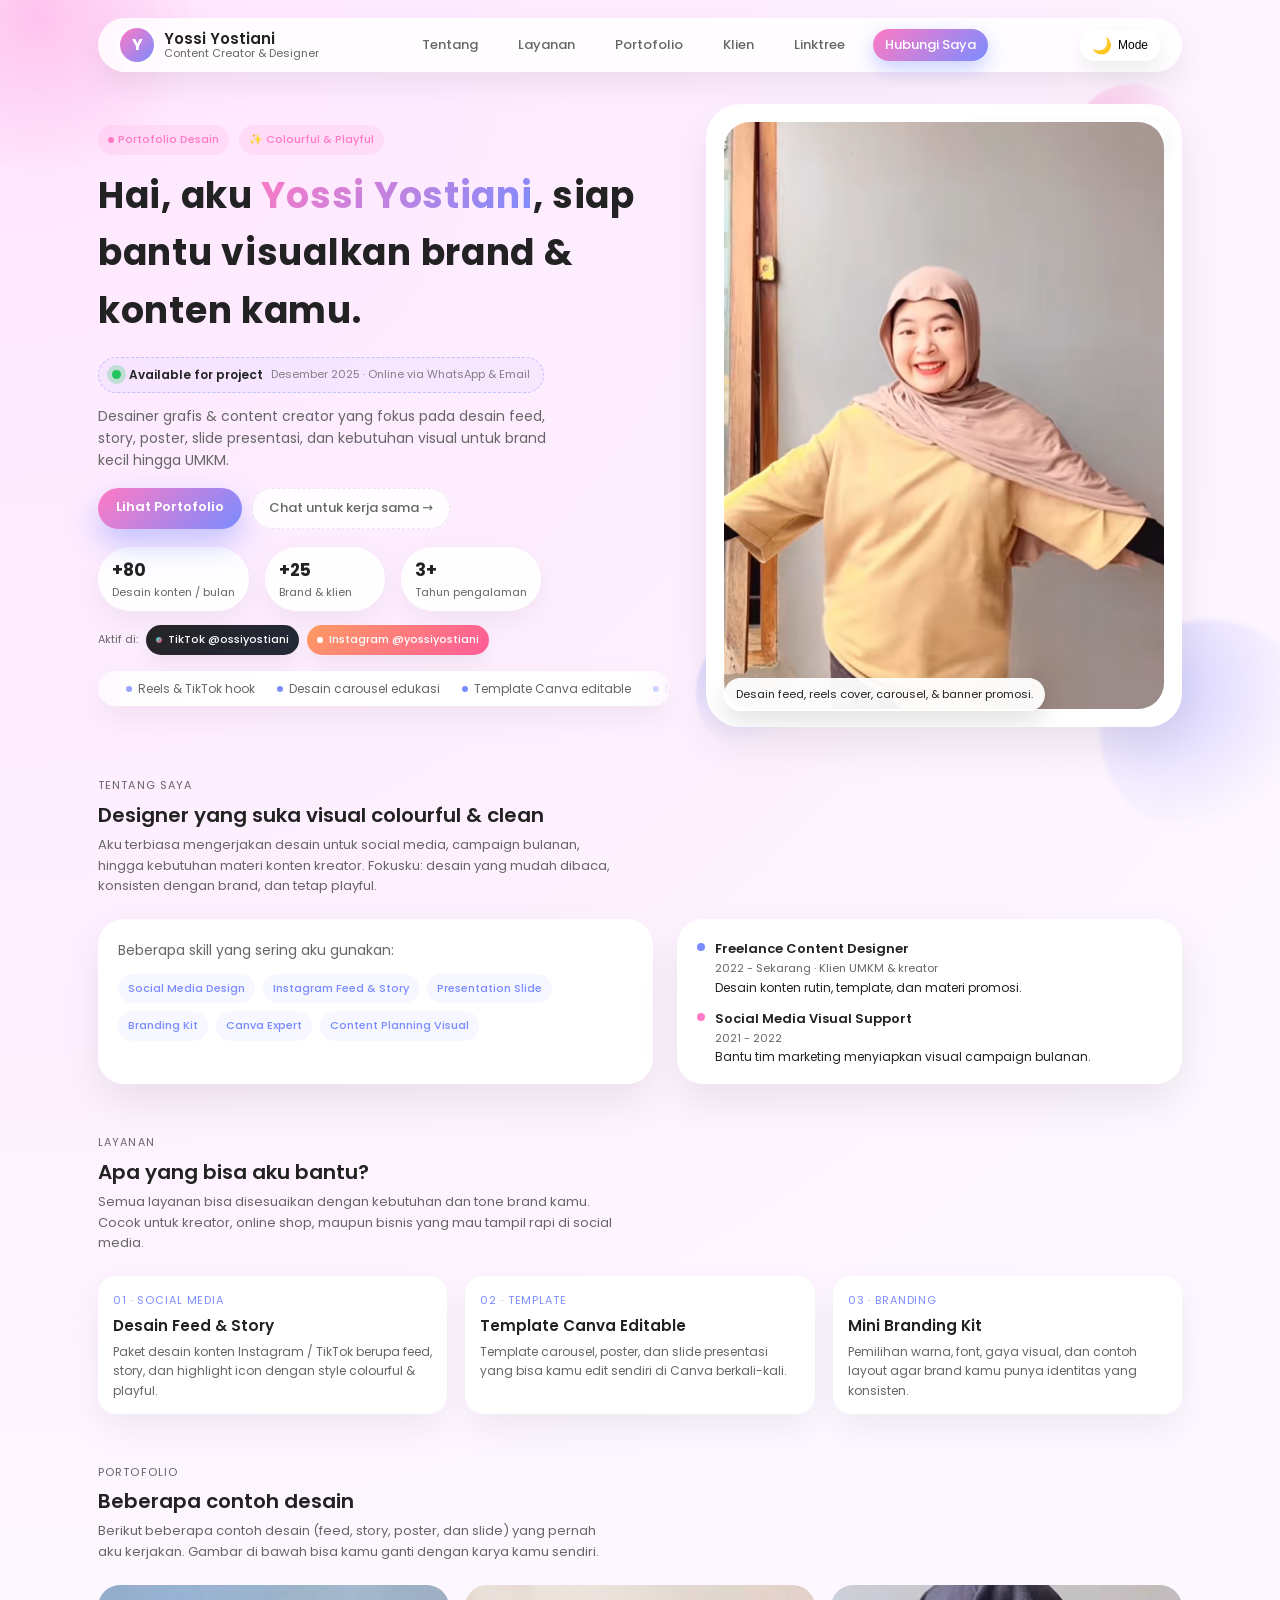
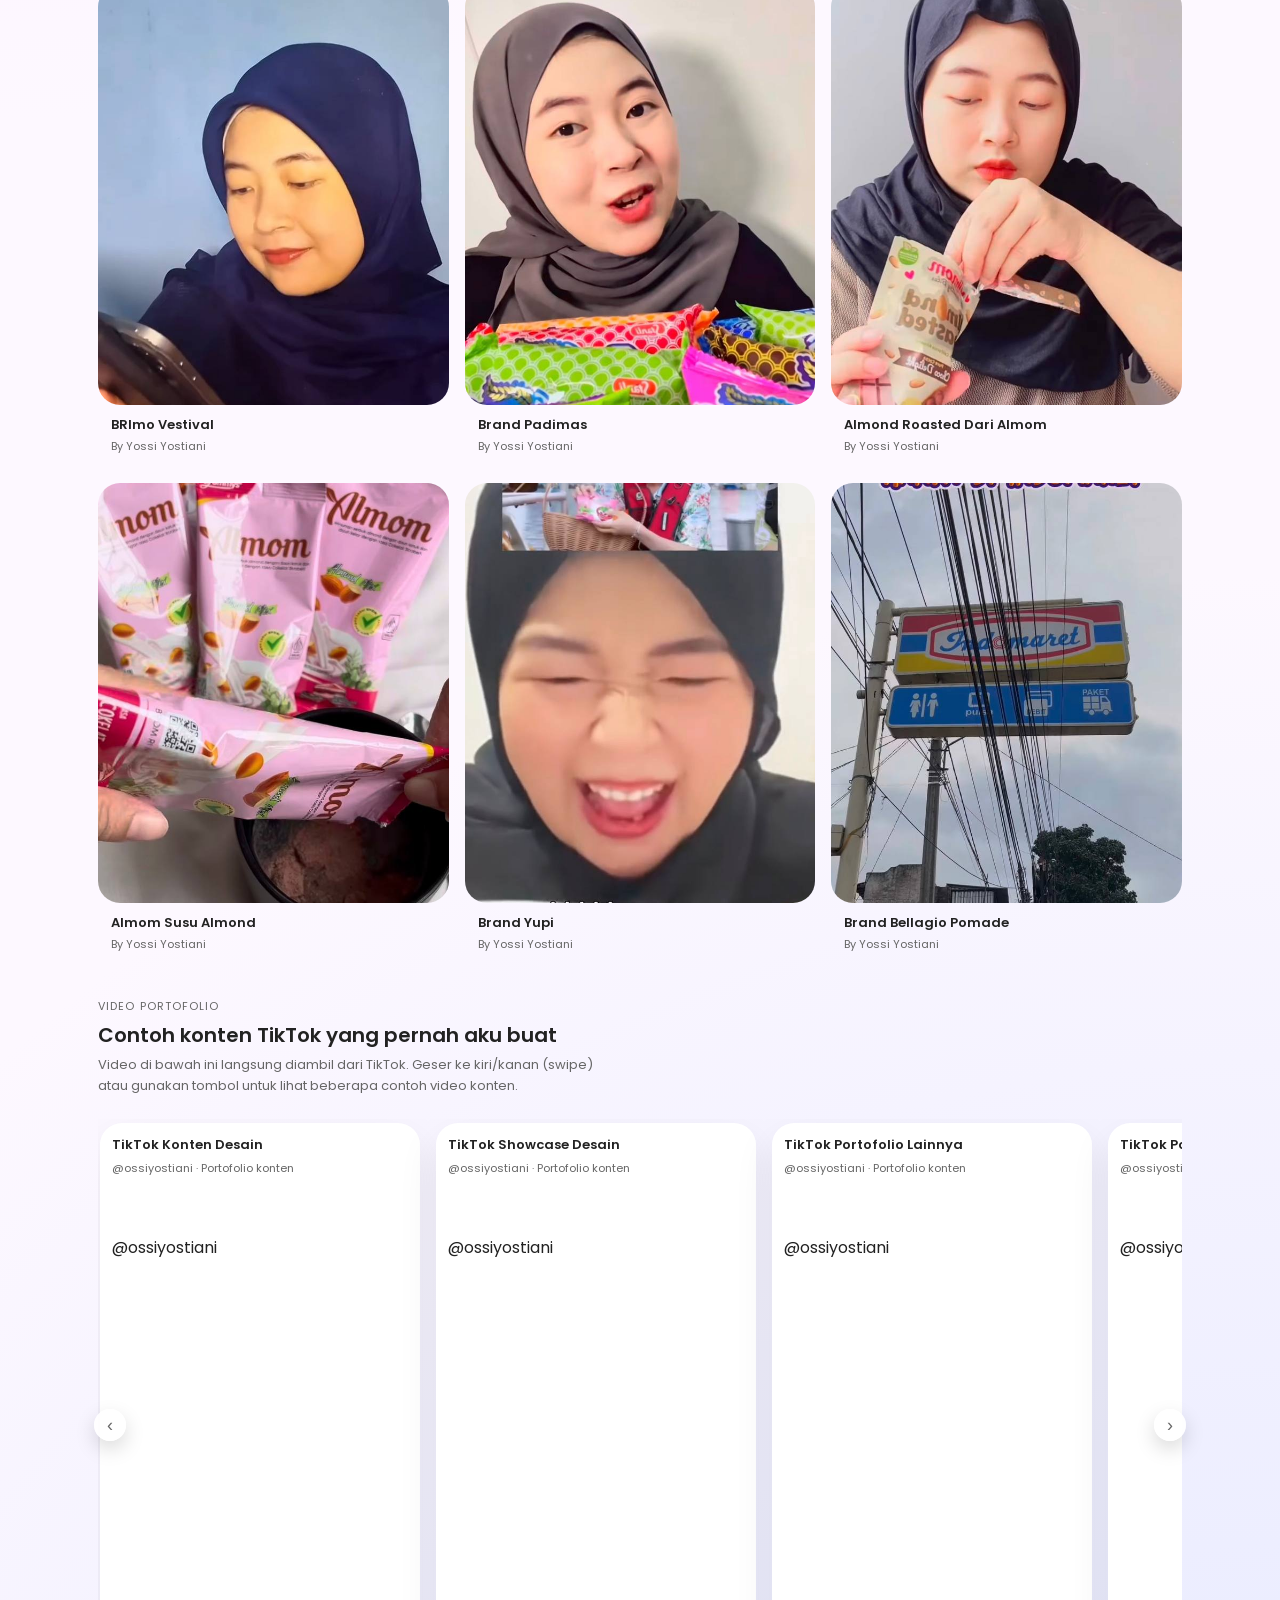
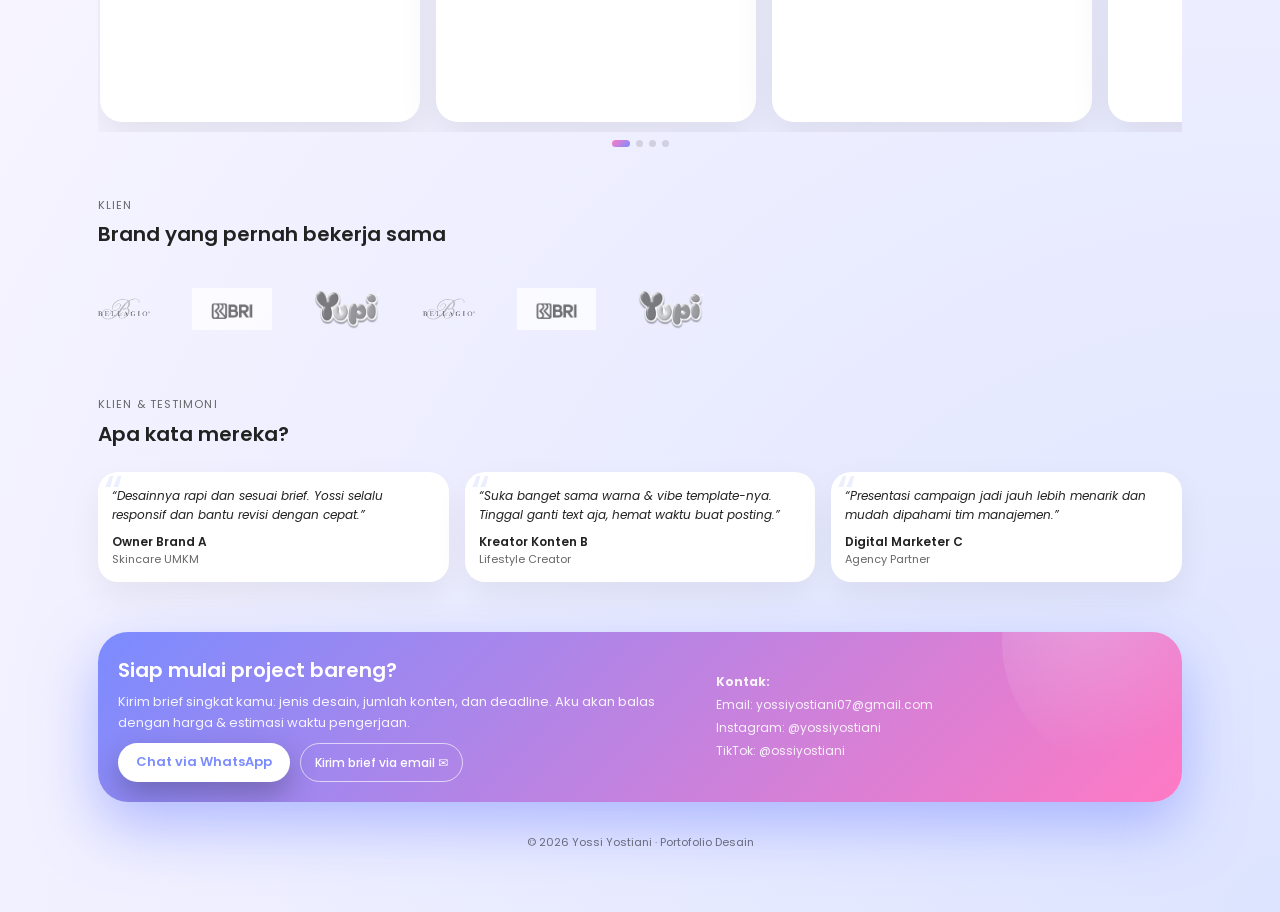
<file: index.html>
<!DOCTYPE html>
<html lang="id">
<head>
  <meta charset="UTF-8" />
  <title>Portofolio Desain - Yossi Yostiani</title>
  <meta name="viewport" content="width=device-width, initial-scale=1" />
  <meta name="description" content="Portofolio desain grafis & konten oleh Yossi Yostiani." />

  <!-- Google Font -->
  <link rel="preconnect" href="https://fonts.googleapis.com">
  <link rel="preconnect" href="https://fonts.gstatic.com" crossorigin>
  <link href="https://fonts.googleapis.com/css2?family=Poppins:wght@300;400;500;600;700&display=swap" rel="stylesheet">

  <style>
    :root {
      --bg: #fdf8ff;
      --bg-soft: #ffffff;
      --accent1: #ff7ac4;  /* pink cerah */
      --accent2: #7b8cff;  /* ungu-biru cerah */
      --accent3: #ffcf56;  /* kuning soft */
      --text: #222222;
      --muted: #666666;
      --radius-lg: 26px;
      --radius-md: 18px;
      --shadow-soft: 0 18px 40px rgba(0,0,0,0.08);
      --transition: all 0.25s ease;
    }

    /* DARK MODE THEME */
    :root[data-theme="dark"] {
      --bg: #070312;
      --bg-soft: #141020;
      --text: #fdf8ff;
      --muted: #b6a9d4;
      --shadow-soft: 0 18px 40px rgba(0,0,0,0.8);
      --accent1: #ff9ad6;
      --accent2: #9ba6ff;
      --accent3: #ffd978;
    }

    * {
      box-sizing: border-box;
      margin: 0;
      padding: 0;
    }

    body {
      font-family: "Poppins", system-ui, -apple-system, BlinkMacSystemFont, sans-serif;
      background: radial-gradient(circle at top left, #ffe6ff 0, transparent 40%),
                  radial-gradient(circle at bottom right, #dde4ff 0, transparent 45%),
                  var(--bg);
      color: var(--text);
      line-height: 1.6;
      overflow-x: hidden;
    }

    /* BODY BACKGROUND OVERRIDE FOR DARK MODE */
    :root[data-theme="dark"] body {
      background: radial-gradient(circle at top left, #2a1537 0, transparent 40%),
                  radial-gradient(circle at bottom right, #151930 0, transparent 45%),
                  var(--bg);
    }

    img {
      max-width: 100%;
      display: block;
    }

    a {
      text-decoration: none;
      color: inherit;
    }

    .page {
      max-width: 1120px;
      margin: 0 auto;
      padding: 18px 18px 60px;
      position: relative;
      z-index: 1;
    }

    .logo-strip {
      overflow: hidden;
      width: 100%;
      padding: 16px 0;
      position: relative;
    }

    .logo-track {
      display: flex;
      gap: 42px;
      align-items: center;
      animation: scrollLogos 28s linear infinite;
    }

    .logo-track img {
      height: 42px;
      opacity: 0.75;
      transition: opacity 0.25s ease, transform 0.25s ease;
      filter: grayscale(100%);
    }

    .logo-track img:hover {
      opacity: 1;
      transform: scale(1.05);
      filter: grayscale(0%);
    }

    @keyframes scrollLogos {
      0% { transform: translateX(0); }
      100% { transform: translateX(-50%); }
    }

    /* mobile tweak */
    @media (max-width: 600px) {
      .logo-track img {
        height: 32px;
        gap: 28px;
      }
    }
    .logo-strip:hover .logo-track {
      animation-play-state: paused;
    }

    @media (prefers-reduced-motion: reduce) {
      .logo-track {
        animation: none;
        justify-content: center;
        flex-wrap: wrap;
      }
    }

    /* ============= ANIMATIONS ============= */

    @keyframes slideInNav {
      from { opacity: 0; transform: translateY(-18px); }
      to { opacity: 1; transform: translateY(0); }
    }

    @keyframes floatSoft {
      0% { transform: translateY(0px); }
      50% { transform: translateY(-8px); }
      100% { transform: translateY(0px); }
    }

    @keyframes pulseGlow {
      0% { box-shadow: 0 0 0 0 rgba(255, 122, 196, 0.45); }
      70% { box-shadow: 0 0 0 12px rgba(255, 122, 196, 0); }
      100% { box-shadow: 0 0 0 0 rgba(255, 122, 196, 0); }
    }

    @keyframes shimmer {
      0% { transform: translateX(-120%); }
      100% { transform: translateX(120%); }
    }

    /* Shimmer di tombol WhatsApp */
    .btn-contact-primary::before {
      content: "";
      position: absolute;
      top: 0;
      left: -40%;
      width: 40%;
      height: 100%;
      background: linear-gradient(
        120deg,
        rgba(123,140,255,0.35),
        rgba(255,255,255,0.1),
        rgba(255,122,196,0.25)
      );
      transform: translateX(-120%) skewX(-20deg);
      animation: btnShimmer 2.2s ease-in-out infinite;
      pointer-events: none;
    }

    @keyframes btnShimmer {
      0% {
        transform: translateX(-120%) skewX(-20deg);
        opacity: 0;
      }
      40% {
        opacity: 0.9;
      }
      100% {
        transform: translateX(140%) skewX(-20deg);
        opacity: 0;
      }
    }

    /* Scroll reveal */
    .reveal {
      opacity: 0;
      transform: translateY(24px);
      transition: opacity 0.7s ease, transform 0.7s ease;
    }

    .reveal.visible {
      opacity: 1;
      transform: translateY(0);
    }

    /* === FLOATING BACKGROUND BUBBLES === */
    .float-circle {
      position: fixed;
      border-radius: 999px;
      pointer-events: none;
      mix-blend-mode: multiply;
      opacity: 0.65;
      filter: blur(2px);
      z-index: 0;
      animation: orbitSoft 24s linear infinite;
    }

    .float-circle-1 {
      width: 260px;
      height: 260px;
      background: radial-gradient(circle at 30% 30%, rgba(255,122,196,0.45), transparent 65%);
      top: -60px;
      left: -40px;
    }

    .float-circle-2 {
      width: 220px;
      height: 220px;
      background: radial-gradient(circle at 30% 30%, rgba(123,140,255,0.45), transparent 65%);
      bottom: 60px;
      right: -40px;
      animation-duration: 30s;
      animation-delay: -4s;
    }

    .float-circle-3 {
      width: 180px;
      height: 180px;
      background: radial-gradient(circle at 30% 30%, rgba(255,207,86,0.45), transparent 65%);
      top: 45%;
      left: 65%;
      animation-duration: 28s;
      animation-delay: -8s;
    }

    @keyframes orbitSoft {
      0% {
        transform: translate3d(0, 0, 0) rotate(0deg);
      }
      50% {
        transform: translate3d(24px, 18px, 0) rotate(6deg);
      }
      100% {
        transform: translate3d(0, 0, 0) rotate(0deg);
      }
    }

    /* === SCROLL PROGRESS BAR === */
    .scroll-progress {
      position: fixed;
      top: 0;
      left: 0;
      right: 0;
      height: 4px;
      z-index: 90;
      pointer-events: none;
    }

    .scroll-progress-bar {
      height: 100%;
      width: 0%;
      background: linear-gradient(90deg, var(--accent1), var(--accent2), var(--accent3));
      box-shadow: 0 0 12px rgba(123,140,255,0.6);
      border-radius: 0 0 999px 999px;
      transition: width 0.12s ease-out;
    }

    /* ============= NAVBAR ============= */

    .navbar {
      position: sticky;
      top: 8px;
      z-index: 50;
      margin-bottom: 18px;
      pointer-events: none;
    }

    .navbar-inner {
      pointer-events: auto;
      backdrop-filter: blur(16px);
      background: rgba(255,255,255,0.85);
      border-radius: 999px;
      box-shadow: 0 12px 30px rgba(0,0,0,0.07);
      padding: 10px 22px;
      display: flex;
      align-items: center;
      justify-content: space-between;
      gap: 16px;
      animation: slideInNav 0.7s ease forwards;
    }

    :root[data-theme="dark"] .navbar-inner {
      background: rgba(10, 7, 22, 0.9);
      box-shadow: 0 18px 40px rgba(0,0,0,0.75);
    }

    .brand {
      display: flex;
      align-items: center;
      gap: 10px;
    }

    .brand-avatar {
      width: 34px;
      height: 34px;
      border-radius: 999px;
      background: linear-gradient(135deg, var(--accent1), var(--accent2));
      display: flex;
      align-items: center;
      justify-content: center;
      color: #fff;
      font-weight: 700;
      font-size: 16px;
      box-shadow: 0 0 0 3px rgba(255,255,255,0.7);
      position: relative;
      overflow: hidden;
    }

    .brand-avatar::after {
      content: "";
      position: absolute;
      inset: 0;
      background: linear-gradient(120deg, rgba(255,255,255,0.7), transparent 60%);
      transform: translateX(-120%);
      animation: shimmer 2.4s ease-in-out infinite;
    }

    .brand-text {
      display: flex;
      flex-direction: column;
      line-height: 1.1;
    }

    .brand-name {
      font-weight: 600;
      font-size: 15px;
    }

    .brand-tagline {
      font-size: 11px;
      color: var(--muted);
    }

    .nav-links {
      display: flex;
      align-items: center;
      gap: 16px;
      font-size: 13px;
      font-weight: 500;
      flex-wrap: wrap;
    }

    .nav-links a {
      padding: 6px 12px;
      border-radius: 999px;
      color: var(--muted);
      transition: var(--transition);
      position: relative;
      overflow: hidden;
    }

    .nav-links a::before {
      content: "";
      position: absolute;
      inset: 0;
      background: linear-gradient(135deg, rgba(255, 122, 196, 0.12), rgba(123, 140, 255, 0.12));
      transform: translateY(100%);
      transition: transform 0.25s ease;
      z-index: -1;
    }

    .nav-links a:hover::before {
      transform: translateY(0);
    }

    .nav-links a:hover {
      color: var(--accent2);
    }

    .nav-cta {
      background: linear-gradient(135deg, var(--accent1), var(--accent2));
      color: #fff !important;
      padding: 7px 16px;
      border-radius: 999px;
      box-shadow: 0 8px 20px rgba(123, 140, 255, 0.4);
    }

    /* THEME TOGGLE BUTTON */
    .theme-toggle {
      border: none;
      outline: none;
      background: rgba(255, 255, 255, 0.7);
      border-radius: 999px;
      padding: 6px 12px;
      display: inline-flex;
      align-items: center;
      gap: 6px;
      font-size: 12px;
      font-weight: 500;
      cursor: pointer;
      box-shadow: 0 10px 25px rgba(0, 0, 0, 0.07);
      backdrop-filter: blur(10px);
      transition: background 0.25s ease, transform 0.15s ease, box-shadow 0.25s ease;
      white-space: nowrap;
    }

    .theme-toggle:hover {
      transform: translateY(-1px);
      box-shadow: 0 14px 32px rgba(0, 0, 0, 0.12);
    }

    .theme-toggle:active {
      transform: translateY(0);
      box-shadow: 0 6px 18px rgba(0, 0, 0, 0.09);
    }

    .theme-toggle-icon {
      font-size: 16px;
    }

    :root[data-theme="dark"] .theme-toggle {
      background: rgba(15, 10, 30, 0.9);
      color: #fdf8ff;
    }

    /* ============= HERO ============= */

    .hero {
      display: grid;
      grid-template-columns: minmax(0, 1.2fr) minmax(0, 1fr);
      gap: 36px;
      margin-top: 32px;
      align-items: center;
    }

    .hero-badge-row {
      display: flex;
      gap: 10px;
      flex-wrap: wrap;
      margin-bottom: 12px;
    }

    .hero-badge {
      font-size: 11px;
      padding: 6px 10px;
      border-radius: 999px;
      background: rgba(255, 122, 196, 0.12);
      color: var(--accent1);
      font-weight: 500;
      display: inline-flex;
      align-items: center;
      gap: 4px;
      animation: floatSoft 5s ease-in-out infinite;
    }

    .hero-badge:nth-child(2) {
      animation-delay: 1s;
    }

    .hero-badge span.dot {
      width: 6px;
      height: 6px;
      border-radius: 999px;
      background: var(--accent1);
    }

    .hero-title {
      font-size: clamp(28px, 4vw, 36px);
      font-weight: 700;
      letter-spacing: 0.02em;
      margin-bottom: 10px;
    }

    /* === AVAILABILITY PILL DI HERO === */
    .availability-pill {
      display: inline-flex;
      align-items: center;
      gap: 8px;
      padding: 7px 13px;
      border-radius: 999px;
      background: rgba(123,140,255,0.06);
      border: 1px dashed rgba(123,140,255,0.4);
      font-size: 12px;
      color: var(--muted);
      margin-top: 8px;
      margin-bottom: 12px;
      backdrop-filter: blur(6px);
    }

    .availability-pill .dot-online {
      width: 9px;
      height: 9px;
      border-radius: 999px;
      background: #22c55e; /* hijau online */
      box-shadow: 0 0 0 5px rgba(34,197,94,0.25);
    }

    .availability-pill span.label-strong {
      font-weight: 600;
      color: var(--text);
    }

    .availability-pill small {
      font-size: 11px;
      opacity: 0.8;
    }

    .hero-highlight {
      background: linear-gradient(135deg, var(--accent1), var(--accent2));
      -webkit-background-clip: text;
      background-clip: text;
      color: transparent;
    }

    .hero-subtitle {
      font-size: 14px;
      color: var(--muted);
      margin-bottom: 16px;
      max-width: 460px;
    }

    .hero-buttons {
      display: flex;
      flex-wrap: wrap;
      gap: 10px;
      margin-bottom: 18px;
    }

    .btn-primary {
      border-radius: 999px;
      padding: 9px 18px;
      font-size: 13px;
      font-weight: 600;
      border: none;
      cursor: pointer;
      background: linear-gradient(135deg, var(--accent1), var(--accent2));
      color: #fff;
      box-shadow: 0 14px 30px rgba(123, 140, 255, 0.45);
      transition: var(--transition);
      position: relative;
      overflow: hidden;
      animation: pulseGlow 3s ease-out infinite;
    }

    .btn-primary::after {
      content: "";
      position: absolute;
      inset: 0;
      background: radial-gradient(circle at top left, rgba(255,255,255,0.4), transparent 55%);
      opacity: 0;
      transition: opacity 0.25s ease;
    }

    .btn-primary:hover::after {
      opacity: 1;
    }

    .btn-primary:hover {
      transform: translateY(-1px) scale(1.01);
      box-shadow: 0 18px 40px rgba(123, 140, 255, 0.55);
    }

    .btn-ghost {
      border-radius: 999px;
      padding: 9px 16px;
      font-size: 13px;
      font-weight: 500;
      border: 1px dashed rgba(0,0,0,0.09);
      cursor: pointer;
      background: rgba(255,255,255,0.85);
      color: var(--muted);
      display: inline-flex;
      align-items: center;
      gap: 6px;
      transition: var(--transition);
      position: relative;
      overflow: hidden;
    }

    .btn-ghost::before {
      content: "";
      position: absolute;
      inset: 0;
      background: linear-gradient(135deg, rgba(123,140,255,0.15), transparent 60%);
      opacity: 0;
      transition: opacity 0.25s ease;
    }

    .btn-ghost:hover::before {
      opacity: 1;
    }

    .btn-ghost:hover {
      border-style: solid;
      border-color: rgba(123,140,255,0.4);
      color: var(--accent2);
      background: #ffffff;
      transform: translateY(-1px);
    }

    .hero-stats {
      display: flex;
      flex-wrap: wrap;
      gap: 16px;
      font-size: 12px;
      margin-top: 18px;
    }

    .hero-social {
      display: flex;
      flex-wrap: wrap;
      align-items: center;
      gap: 8px;
      margin-top: 14px;
      font-size: 11px;
    }

    .hero-social-label {
      color: var(--muted);
    }

    .social-pill {
      display: inline-flex;
      align-items: center;
      gap: 6px;
      padding: 6px 10px;
      border-radius: 999px;
      font-weight: 500;
      font-size: 11px;
      background: rgba(255,255,255,0.9);
      box-shadow: 0 10px 22px rgba(0,0,0,0.06);
      transition: transform 0.2s ease, box-shadow 0.2s ease, background 0.2s ease;
    }

    .social-pill .dot {
      width: 6px;
      height: 6px;
      border-radius: 999px;
    }

    .social-pill-tiktok {
      background: linear-gradient(135deg, rgba(0,0,0,0.85), rgba(17,24,39,0.92));
      color: #f9fafb;
    }

    .social-pill-tiktok .dot {
      background: linear-gradient(135deg, #25f4ee, #fe2c55);
    }

    .social-pill-ig {
      background: linear-gradient(135deg, #ff9a62, #ff5b99);
      color: #fff;
    }

    .social-pill-ig .dot {
      background: #fff;
    }

    .social-pill:hover {
      transform: translateY(-1px) scale(1.01);
      box-shadow: 0 14px 28px rgba(0,0,0,0.14);
    }

    .stat-pill {
      padding: 10px 14px;
      border-radius: 999px;
      background: rgba(255,255,255,0.9);
      box-shadow: 0 10px 30px rgba(0,0,0,0.06);
      display: flex;
      flex-direction: column;
      min-width: 120px;
      transition: transform 0.25s ease, box-shadow 0.25s ease;
    }

    :root[data-theme="dark"] .stat-pill,
    :root[data-theme="dark"] .social-pill {
      background: rgba(17, 13, 35, 0.9);
      box-shadow: 0 12px 32px rgba(0,0,0,0.7);
    }

    .stat-pill:hover {
      transform: translateY(-3px);
      box-shadow: 0 16px 32px rgba(0,0,0,0.12);
    }

    /* === SKILLS TICKER === */
    .skills-ticker {
      margin-top: 16px;
      background: rgba(255,255,255,0.95);
      border-radius: 999px;
      padding: 8px 0;
      overflow: hidden;
      box-shadow: 0 12px 30px rgba(0,0,0,0.06);
      position: relative;
    }

    :root[data-theme="dark"] .skills-ticker {
      background: rgba(14, 10, 30, 0.96);
      box-shadow: 0 16px 36px rgba(0,0,0,0.75);
    }

    .skills-ticker::before,
    .skills-ticker::after {
      content: "";
      position: absolute;
      top: 0;
      width: 40px;
      height: 100%;
      z-index: 1;
    }

    .skills-ticker::before {
      left: 0;
      background: linear-gradient(to right, var(--bg) 0, transparent 100%);
    }

    .skills-ticker::after {
      right: 0;
      background: linear-gradient(to left, var(--bg) 0, transparent 100%);
    }

    .skills-ticker-track {
      display: flex;
      gap: 22px;
      white-space: nowrap;
      animation: tickerMove 18s linear infinite;
      padding-inline: 28px;
    }

    .skills-ticker-item {
      font-size: 12px;
      color: var(--muted);
      display: inline-flex;
      align-items: center;
      gap: 6px;
    }

    .skills-dot {
      width: 6px;
      height: 6px;
      border-radius: 999px;
      background: var(--accent2);
    }

    @keyframes tickerMove {
      0% {
        transform: translateX(0);
      }
      100% {
        transform: translateX(-50%);
      }
    }

    .stat-number {
      font-weight: 700;
      font-size: 17px;
    }

    .stat-label {
      font-size: 11px;
      color: var(--muted);
    }

    .hero-right {
      position: relative;
    }

    .hero-card {
      background: var(--bg-soft);
      border-radius: 34px;
      padding: 18px;
      box-shadow: var(--shadow-soft);
      position: relative;
      overflow: hidden;
      animation: floatSoft 6s ease-in-out infinite;
    }

    .hero-right::before,
    .hero-right::after {
      content: "";
      position: absolute;
      border-radius: 999px;
      background: radial-gradient(circle at 30% 30%, rgba(255, 122, 196, 0.35), transparent 60%);
      filter: blur(1px);
      z-index: -1;
      animation: floatSoft 7s ease-in-out infinite;
    }

    .hero-right::before {
      width: 120px;
      height: 120px;
      top: -20px;
      right: -10px;
    }

    .hero-right::after {
      width: 130px;
      height: 130px;
      bottom: -30px;
      left: -10px;
      animation-delay: 1.2s;
      background: radial-gradient(circle at 30% 30%, rgba(123, 140, 255, 0.35), transparent 60%);
    }

    .hero-photo {
      border-radius: 26px;
      background: #f4f4f4;
      aspect-ratio: 3/4;
      overflow: hidden;
      display: flex;
      align-items: center;
      justify-content: center;
      font-size: 13px;
      color: var(--muted);
      position: relative;
    }

    .hero-photo img {
      width: 100%;
      height: 100%;
      object-fit: cover;
    }

    .hero-tag-floating {
      position: absolute;
      top: 16px;
      right: 18px;
      padding: 6px 10px;
      border-radius: 999px;
      background: rgba(255,255,255,0.92);
      font-size: 11px;
      box-shadow: 0 8px 20px rgba(0,0,0,0.09);
      animation: floatSoft 4.5s ease-in-out infinite;
    }

    .hero-chip {
      position: absolute;
      bottom: 16px;
      left: 18px;
      padding: 8px 12px;
      border-radius: 18px;
      background: rgba(255,255,255,0.95);
      font-size: 11px;
      box-shadow: 0 10px 26px rgba(0,0,0,0.12);
      animation: floatSoft 5.5s ease-in-out infinite;
      animation-delay: .5s;
    }

    /* ============= SECTIONS ============= */

    section {
      margin-top: 50px;
    }

    .section-header {
      margin-bottom: 22px;
    }

    .section-eyebrow {
      font-size: 11px;
      text-transform: uppercase;
      letter-spacing: 0.1em;
      color: var(--muted);
      margin-bottom: 4px;
    }

    .section-title {
      font-size: 20px;
      font-weight: 600;
    }

    .section-description {
      font-size: 13px;
      color: var(--muted);
      max-width: 520px;
      margin-top: 4px;
    }

    /* ABOUT */

    .about-grid {
      display: grid;
      grid-template-columns: minmax(0, 1.1fr) minmax(0, 1fr);
      gap: 24px;
    }

    .card {
      background: var(--bg-soft);
      border-radius: var(--radius-lg);
      padding: 20px 20px 18px;
      box-shadow: var(--shadow-soft);
      transition: transform 0.25s ease, box-shadow 0.25s ease;
    }

    .card:hover {
      transform: translateY(-4px);
      box-shadow: 0 20px 40px rgba(0,0,0,0.12);
    }

    .about-text {
      font-size: 14px;
      color: var(--muted);
      margin-bottom: 12px;
    }

    .about-tags {
      display: flex;
      flex-wrap: wrap;
      gap: 8px;
      font-size: 11px;
    }

    .tag-pill {
      padding: 6px 10px;
      border-radius: 999px;
      background: rgba(123,140,255,0.07);
      color: var(--accent2);
      font-weight: 500;
    }

    .timeline {
      display: flex;
      flex-direction: column;
      gap: 12px;
      font-size: 12px;
    }

    .timeline-item {
      display: flex;
      gap: 10px;
    }

    .timeline-dot {
      margin-top: 4px;
      width: 8px;
      height: 8px;
      border-radius: 999px;
      background: var(--accent2);
      flex-shrink: 0;
    }

    .timeline-title {
      font-weight: 600;
      font-size: 13px;
    }

    .timeline-meta {
      font-size: 11px;
      color: var(--muted);
    }

    /* SERVICES */

    .services-grid {
      display: grid;
      grid-template-columns: repeat(3, minmax(0,1fr));
      gap: 18px;
    }

    .service-card {
      background: var(--bg-soft);
      border-radius: var(--radius-md);
      padding: 16px 15px 14px;
      box-shadow: 0 14px 34px rgba(0,0,0,0.06);
      font-size: 13px;
      transition: var(--transition);
      position: relative;
      overflow: hidden;
    }

    .service-card::before {
      content: "";
      position: absolute;
      inset: 0;
      background: radial-gradient(circle at top right, rgba(255,122,196,0.13), transparent 45%);
      opacity: 0;
      transition: var(--transition);
    }

    .service-card:hover {
      transform: translateY(-4px);
      box-shadow: 0 20px 45px rgba(0,0,0,0.12);
    }

    .service-card:hover::before {
      opacity: 1;
    }

    .service-label {
      font-size: 11px;
      color: var(--accent2);
      margin-bottom: 4px;
      text-transform: uppercase;
      letter-spacing: 0.08em;
    }

    .service-title {
      font-weight: 600;
      margin-bottom: 4px;
    }

    .service-desc {
      font-size: 12px;
      color: var(--muted);
    }

    /* PORTFOLIO (IMAGE) */

    .portfolio-grid {
      display: grid;
      grid-template-columns: repeat(3, minmax(0,1fr));
      gap: 16px;
    }

    .portfolio-item {
      /* tidak clickable seluruhnya, hanya thumbnail */
    }

    /* RATIO 9:16 SEPERTI REELS */
    .portfolio-thumb {
      background: #f1f1f1;
      aspect-ratio: 9 / 16;
      max-height: 420px;
      width: 100%;
      border-radius: 22px;
      overflow: hidden;
      display: flex;
      align-items: center;
      justify-content: center;
      cursor: pointer;
      position: relative;  /* PENTING: supaya overlay & icon hanya seluas kartu */
    }

    .portfolio-thumb img {
      width: 100%;
      height: 100%;
      object-fit: cover;
      display: block;
      transition: transform 0.25s ease;
    }

    /* overlay halus */
    .portfolio-hover {
      position: absolute;
      inset: 0;
      background: linear-gradient(135deg, rgba(0,0,0,0.0), rgba(0,0,0,0.15));
      opacity: 0;
      transition: opacity 0.25s ease;
      pointer-events: none;
    }

    /* icon play kecil & cute */
    .portfolio-icon {
      position: absolute;
      right: 10px;
      bottom: 10px;
      width: 26px;
      height: 26px;
      border-radius: 999px;
      background: rgba(255,255,255,0.96);
      display: flex;
      align-items: center;
      justify-content: center;
      font-size: 15px;
      color: var(--accent2);
      box-shadow: 0 8px 20px rgba(0,0,0,0.25);
      pointer-events: auto;
    }

    .portfolio-thumb:hover .portfolio-hover {
      opacity: 1;
    }

    .portfolio-thumb:hover img {
      transform: scale(1.04);
    }

    .portfolio-body {
      padding: 10px 13px 12px;
      font-size: 12px;
    }

    .portfolio-title {
      font-weight: 600;
      margin-bottom: 2px;
      font-size: 13px;
    }

    .portfolio-meta {
      color: var(--muted);
      font-size: 11px;
    }

    /* === POPUP VIDEO MODAL REELS === */
    .video-modal {
      position: fixed;
      inset: 0;
      background: rgba(0,0,0,0.55);
      display: none;
      align-items: center;
      justify-content: center;
      z-index: 99999;
      padding: 20px;
      backdrop-filter: blur(4px);
    }

    .video-modal.show {
      display: flex;
    }

    .video-modal-content {
      background: #fff;
      border-radius: 22px;
      max-width: 420px;
      width: 100%;
      padding: 16px 14px 14px;
      position: relative;
      box-shadow: 0 18px 50px rgba(0,0,0,0.25);
    }

    .video-close {
      position: absolute;
      top: 6px;
      right: 8px;
      background: #fff;
      border: none;
      font-size: 18px;
      cursor: pointer;
      border-radius: 999px;
      width: 30px;
      height: 30px;
      box-shadow: 0 4px 10px rgba(0,0,0,0.15);
      display: flex;
      align-items: center;
      justify-content: center;
    }

    .video-embed-wrapper {
      width: 100%;
      overflow: hidden;
    }

    .video-nav {
      position: absolute;
      top: 50%;
      transform: translateY(-50%);
      background: rgba(255,255,255,0.9);
      border: none;
      width: 32px;
      height: 32px;
      border-radius: 999px;
      box-shadow: 0 8px 20px rgba(0,0,0,0.18);
      cursor: pointer;
      font-size: 18px;
      display: flex;
      align-items: center;
      justify-content: center;
    }

    .video-nav-prev {
      left: 8px;
    }

    .video-nav-next {
      right: 8px;
    }

    @media (max-width: 600px) {
      .video-modal {
        padding: 14px;
      }

      .video-modal-content {
        max-width: 360px;
        padding: 12px 10px 10px;
      }
      .video-nav {
        width: 28px;
        height: 28px;
        font-size: 16px;
      }
    }

    /* ====== VIDEO CAROUSEL (TIKTOK SLIDER) ====== */

    .video-carousel {
      position: relative;
      margin-top: 14px;
      overflow: visible;
    }

    .carousel-track {
      display: flex;
      gap: 16px;
      overflow-x: auto;
      padding: 4px 2px 10px;
      scroll-snap-type: x mandatory;
      -webkit-overflow-scrolling: touch;
      scrollbar-width: none;
    }

    .carousel-track::-webkit-scrollbar {
      display: none;
    }

    .carousel-slide {
      flex: 0 0 min(320px, 80vw);
      scroll-snap-align: center;
    }

    .video-card {
      background: var(--bg-soft);
      border-radius: 22px;
      box-shadow: 0 16px 40px rgba(0,0,0,0.08);
      padding: 12px 12px 10px;
      overflow: hidden;
      height: 100%;
    }

    .video-title {
      font-size: 13px;
      font-weight: 600;
      margin-bottom: 4px;
    }

    .video-meta {
      font-size: 11px;
      color: var(--muted);
      margin-bottom: 8px;
    }

    .tiktok-wrapper {
      position: relative;
      width: 100%;
      padding-top: calc(16 / 9 * 100%);
      overflow: hidden;
      border-radius: 16px;
    }

    .tiktok-wrapper iframe,
    .tiktok-wrapper blockquote {
      position: absolute;
      inset: 0;
      width: 100%;
      height: 100%;
    }

    .carousel-btn {
      position: absolute;
      top: 50%;
      transform: translateY(-50%);
      border: none;
      border-radius: 999px;
      width: 32px;
      height: 32px;
      display: inline-flex;
      align-items: center;
      justify-content: center;
      background: rgba(255,255,255,0.9);
      box-shadow: 0 8px 20px rgba(0,0,0,0.15);
      cursor: pointer;
      font-size: 18px;
      color: var(--muted);
      transition: var(--transition);
      z-index: 20;
      pointer-events: auto;
    }

    .carousel-btn:hover {
      transform: translateY(-50%) translateY(-1px);
      box-shadow: 0 10px 26px rgba(0,0,0,0.22);
      color: var(--accent2);
    }

    .carousel-btn.prev {
      left: -4px;
    }

    .carousel-btn.next {
      right: -4px;
    }

    .carousel-dots {
      display: flex;
      justify-content: center;
      gap: 6px;
      margin-top: 8px;
    }

    .carousel-dot {
      width: 7px;
      height: 7px;
      border-radius: 999px;
      border: none;
      background: rgba(0,0,0,0.12);
      padding: 0;
      cursor: pointer;
      transition: var(--transition);
    }

    .carousel-dot.active {
      width: 18px;
      background: linear-gradient(135deg, var(--accent1), var(--accent2));
    }

    /* TESTIMONIALS */

    .testimonials-row {
      display: grid;
      grid-template-columns: repeat(3, minmax(0,1fr));
      gap: 16px;
    }

    .testimonial-card {
      background: var(--bg-soft);
      border-radius: 20px;
      padding: 14px 14px 13px;
      box-shadow: 0 14px 34px rgba(0,0,0,0.06);
      font-size: 12px;
      position: relative;
      overflow: hidden;
    }

    .testimonial-card::before {
      content: "“";
      position: absolute;
      font-size: 50px;
      color: rgba(123,140,255,0.15);
      top: -18px;
      left: 6px;
    }

    .testimonial-text {
      font-style: italic;
      margin-bottom: 8px;
      position: relative;
      z-index: 1;
    }

    .testimonial-name {
      font-weight: 600;
      font-size: 12px;
      position: relative;
      z-index: 1;
    }

    .testimonial-role {
      font-size: 11px;
      color: var(--muted);
      position: relative;
      z-index: 1;
    }

    /* CTA / CONTACT */

    .contact-cta {
      background: linear-gradient(135deg, var(--accent2), var(--accent1));
      border-radius: 30px;
      padding: 22px 20px 20px;
      color: #fff;
      display: grid;
      grid-template-columns: minmax(0, 1.3fr) minmax(0, 1fr);
      gap: 18px;
      align-items: center;
      box-shadow: 0 23px 60px rgba(123,140,255,0.55);
      position: relative;
      overflow: hidden;
    }

    .contact-cta::before {
      content: "";
      position: absolute;
      width: 260px;
      height: 260px;
      border-radius: 999px;
      background: radial-gradient(circle at 30% 30%, rgba(255,255,255,0.28), transparent 65%);
      top: -120px;
      right: -80px;
      opacity: 0.9;
      animation: floatSoft 9s ease-in-out infinite;
    }

    .contact-title {
      font-size: 20px;
      font-weight: 600;
      margin-bottom: 6px;
      position: relative;
      z-index: 1;
    }

    .contact-sub {
      font-size: 13px;
      opacity: 0.9;
      margin-bottom: 10px;
      position: relative;
      z-index: 1;
    }

    .contact-buttons {
      display: flex;
      flex-wrap: wrap;
      gap: 10px;
      position: relative;
      z-index: 1;
    }

    .btn-contact-primary {
      border-radius: 999px;
      padding: 9px 18px;
      font-size: 13px;
      font-weight: 600;
      border: none;
      cursor: pointer;
      background: #ffffff;
      color: var(--accent2);
      box-shadow: 0 13px 30px rgba(0,0,0,0.25);
      transition: var(--transition);
      position: relative;
      overflow: hidden;
    }

    .btn-contact-primary:hover {
      transform: translateY(-1px);
      box-shadow: 0 17px 36px rgba(0,0,0,0.35);
    }

    .btn-contact-ghost {
      border-radius: 999px;
      padding: 8px 14px;
      font-size: 12px;
      font-weight: 500;
      border: 1px solid rgba(255,255,255,0.65);
      cursor: pointer;
      background: transparent;
      color: #fff;
      display: inline-flex;
      align-items: center;
      gap: 6px;
      transition: var(--transition);
    }

    .btn-contact-ghost:hover {
      background: rgba(255,255,255,0.1);
      transform: translateY(-1px);
    }

    .contact-info {
      font-size: 12px;
      opacity: 0.9;
      position: relative;
      z-index: 1;
    }

    .contact-info p {
      margin-bottom: 4px;
    }

    /* FOOTER */

    footer {
      margin-top: 32px;
      font-size: 11px;
      color: var(--muted);
      text-align: center;
    }

    /* === BACK TO TOP BUTTON === */
    .back-to-top {
      position: fixed;
      bottom: 24px;
      right: 20px;
      width: 36px;
      height: 36px;
      border-radius: 999px;
      border: none;
      background: #ffffff;
      color: var(--accent2);
      box-shadow: 0 12px 30px rgba(0,0,0,0.18);
      display: flex;
      align-items: center;
      justify-content: center;
      cursor: pointer;
      font-size: 18px;
      transition: opacity 0.2s ease, transform 0.2s ease, box-shadow 0.2s ease;
      opacity: 0;
      visibility: hidden;
      transform: translateY(10px);
      z-index: 80;
    }

    .back-to-top.show {
      opacity: 1;
      visibility: visible;
      transform: translateY(0);
    }

    .back-to-top:hover {
      box-shadow: 0 16px 40px rgba(0,0,0,0.26);
      transform: translateY(-2px);
    }

    /* RESPONSIVE */

    @media (max-width: 900px) {
      .hero {
        grid-template-columns: minmax(0,1fr);
      }
      .hero-right {
        order: -1;
      }
      .about-grid,
      .services-grid,
      .portfolio-grid,
      .testimonials-row,
      .contact-cta {
        grid-template-columns: minmax(0,1fr);
      }
      .navbar-inner {
        flex-wrap: wrap;
        justify-content: center;
      }
      .nav-links {
        justify-content: center;
        flex-wrap: wrap;
      }
      .carousel-btn.prev {
        left: 4px;
      }
      .carousel-btn.next {
        right: 4px;
      }
    }

    /* Scroll reveal dari kiri */
    .reveal.reveal-left {
      transform: translate3d(-18px, 0, 0);
    }

    .reveal.reveal-left.visible {
      transform: translate3d(0, 0, 0);
      transition-duration: 0.9s;
    }

    /* PERINGAN HEADER DI HP + LAYOUT MOBILE */
    @media (max-width: 600px) {
      .page {
        padding-inline: 14px;
        padding-top: 10px;
      }

      .hero-social {
        flex-direction: column;
        align-items: flex-start;
        gap: 6px;
        font-size: 10px;
      }

      .social-pill {
        width: 100%;
        justify-content: flex-start;
        padding: 5px 9px;
        font-size: 11px;
      }

      .skills-ticker-track {
        animation-duration: 24s;
      }

      .navbar {
        position: static;
        margin-bottom: 8px;
      }

      .navbar-inner {
        padding: 6px 10px;
        border-radius: 16px;
        box-shadow: 0 6px 16px rgba(0,0,0,0.06);
        gap: 10px;
      }

      .brand-tagline {
        display: none;
      }

      .brand-avatar {
        width: 28px;
        height: 28px;
        font-size: 13px;
      }

      .brand-name {
        font-size: 14px;
      }

      .nav-links {
        gap: 8px;
      }

      .nav-links a {
        font-size: 12px;
        padding: 5px 9px;
      }

      .nav-cta {
        padding: 6px 12px;
        font-size: 12px;
      }

      section {
        margin-top: 40px;
      }

      .hero {
        margin-top: 18px;
      }

      .hero-title {
        font-size: 25px;
      }

      .skills-ticker {
        margin-top: 12px;
      }

      .back-to-top {
        bottom: 18px;
        right: 16px;
        width: 34px;
        height: 34px;
      }

      /* Availability pill full width di hp biar rapi */
      .availability-pill {
        width: 100%;
        justify-content: flex-start;
      }
    }

    /* === PRELOADER === */
    #preloader {
      position: fixed;
      inset: 0;
      background: radial-gradient(circle at top, var(--accent2) 0%, var(--bg) 45%, var(--bg-soft) 100%);
      display: flex;
      align-items: center;
      justify-content: center;
      z-index: 9999;
      transition: opacity 0.5s ease, visibility 0.5s ease;
    }

    #preloader.preloader-hidden {
      opacity: 0;
      visibility: hidden;
    }

    .preloader-inner {
      text-align: center;
      padding: 24px 32px;
      border-radius: 24px;
      background: rgba(255, 255, 255, 0.85);
      backdrop-filter: blur(18px);
      box-shadow: 0 18px 40px rgba(0, 0, 0, 0.12);
    }

    :root[data-theme="dark"] .preloader-inner {
      background: rgba(9, 6, 18, 0.88);
      color: #fdf8ff;
    }

    .preloader-logo {
      width: 56px;
      height: 56px;
      margin: 0 auto 10px;
      border-radius: 18px;
      display: flex;
      align-items: center;
      justify-content: center;
      font-weight: 700;
      letter-spacing: 1px;
      background: linear-gradient(135deg, var(--accent1), var(--accent2));
      color: #fff;
    }

    .preloader-text {
      font-size: 13px;
      margin-bottom: 12px;
      color: var(--muted);
    }

    .preloader-bar {
      width: 180px;
      height: 4px;
      border-radius: 999px;
      background: rgba(0, 0, 0, 0.06);
      overflow: hidden;
      margin: 0 auto;
    }

    :root[data-theme="dark"] .preloader-bar {
      background: rgba(255, 255, 255, 0.12);
    }

    .preloader-bar-fill {
      width: 30%;
      height: 100%;
      border-radius: inherit;
      background: linear-gradient(90deg, var(--accent1), var(--accent2), var(--accent3));
      animation: preloaderSlide 1.2s ease-in-out infinite;
    }

    @keyframes preloaderSlide {
      0% {
        transform: translateX(-120%);
      }
      50% {
        transform: translateX(0%);
      }
      100% {
        transform: translateX(220%);
      }
    }
  </style>
</head>
<body>
  <!-- PRELOADER -->
  <div id="preloader">
    <div class="preloader-inner">
      <div class="preloader-logo">YY</div>
      <div class="preloader-text">Loading portofolio</div>
      <div class="preloader-bar">
        <div class="preloader-bar-fill"></div>
      </div>
    </div>
  </div>

  <!-- SCROLL PROGRESS BAR -->
  <div class="scroll-progress">
    <div class="scroll-progress-bar" id="scrollProgressBar"></div>
  </div>

  <!-- FLOATING BUBBLES -->
  <div class="float-circle float-circle-1"></div>
  <div class="float-circle float-circle-2"></div>
  <div class="float-circle float-circle-3"></div>

  <div class="page">
    <!-- NAVBAR -->
    <header class="navbar">
      <div class="navbar-inner">
        <div class="brand">
          <div class="brand-avatar">Y</div>
          <div class="brand-text">
            <span class="brand-name">Yossi Yostiani</span>
            <span class="brand-tagline">Content Creator & Designer</span>
          </div>
        </div>
        <nav class="nav-links">
          <a href="#about">Tentang</a>
          <a href="#services">Layanan</a>
          <a href="#portfolio">Portofolio</a>
          <a href="#testimonials">Klien</a>
          <a href="/linktree">Linktree</a>
          <a href="#contact" class="nav-cta">Hubungi Saya</a>
        </nav>
        <!-- DARK MODE TOGGLE -->
        <button class="theme-toggle" id="themeToggle" type="button" aria-label="Toggle dark mode">
          <span class="theme-toggle-icon" id="themeIcon">🌙</span>
          <span>Mode</span>
        </button>
      </div>
    </header>

    <!-- HERO -->
    <main>
      <section class="hero reveal">
        <div>
          <div class="hero-badge-row">
            <div class="hero-badge">
              <span class="dot"></span>
              Portofolio Desain
            </div>
            <div class="hero-badge">
              ✨ Colourful & Playful
            </div>
          </div>

          <h1 class="hero-title">
            Hai, aku <span class="hero-highlight">Yossi Yostiani</span>,  
            siap bantu visualkan brand & konten kamu.
          </h1>

          <!-- AVAILABILITY PILL -->
          <div class="availability-pill">
            <span class="dot-online"></span>
            <span class="label-strong">Available for project</span>
            <small>Desember 2025 · Online via WhatsApp & Email</small>
          </div>
          <!-- END AVAILABILITY PILL -->

          <p class="hero-subtitle">
            Desainer grafis & content creator yang fokus pada desain feed, story,
            poster, slide presentasi, dan kebutuhan visual untuk brand kecil hingga UMKM.
          </p>

          <div class="hero-buttons">
            <a href="#portfolio" class="btn-primary">Lihat Portofolio</a>
            <a href="#contact" class="btn-ghost">Chat untuk kerja sama →</a>
          </div>

          <div class="hero-stats">
            <div class="stat-pill">
              <span class="stat-number">+80</span>
              <span class="stat-label">Desain konten / bulan</span>
            </div>
            <div class="stat-pill">
              <span class="stat-number">+25</span>
              <span class="stat-label">Brand & klien</span>
            </div>
            <div class="stat-pill">
              <span class="stat-number">3+</span>
              <span class="stat-label">Tahun pengalaman</span>
            </div>
          </div>

          <div class="hero-social">
            <span class="hero-social-label">Aktif di:</span>
            <a href="https://www.tiktok.com/@ossiyostiani" target="_blank" class="social-pill social-pill-tiktok">
              <span class="dot"></span> TikTok @ossiyostiani
            </a>
            <a href="https://www.instagram.com/yossiyostiani" target="_blank" class="social-pill social-pill-ig">
              <span class="dot"></span> Instagram @yossiyostiani
            </a>
          </div>

          <div class="skills-ticker">
            <div class="skills-ticker-track">
              <span class="skills-ticker-item">
                <span class="skills-dot"></span> Reels & TikTok hook
              </span>
              <span class="skills-ticker-item">
                <span class="skills-dot"></span> Desain carousel edukasi
              </span>
              <span class="skills-ticker-item">
                <span class="skills-dot"></span> Template Canva editable
              </span>
              <span class="skills-ticker-item">
                <span class="skills-dot"></span> Mini branding kit
              </span>
              <span class="skills-ticker-item">
                <span class="skills-dot"></span> Konten promo & campaign
              </span>
              <span class="skills-ticker-item">
                <span class="skills-dot"></span> Reels & TikTok hook
              </span>
              <span class="skills-ticker-item">
                <span class="skills-dot"></span> Desain carousel edukasi
              </span>
              <span class="skills-ticker-item">
                <span class="skills-dot"></span> Template Canva editable
              </span>
              <span class="skills-ticker-item">
                <span class="skills-dot"></span> Mini branding kit
              </span>
              <span class="skills-ticker-item">
                <span class="skills-dot"></span> Konten promo & campaign
              </span>
            </div>
          </div>
        </div>

        <div class="hero-right">
          <div class="hero-card">
            <div class="hero-tag-floating">
              Ready untuk campaign baru ✨
            </div>
            <div class="hero-photo">
              <img src="/tasss.png" alt="Portofolio Yossi Yostiani">
            </div>
            <div class="hero-chip">
              Desain feed, reels cover, carousel, & banner promosi.
            </div>
          </div>
        </div>
      </section>

      <!-- ABOUT -->
      <section id="about" class="reveal reveal-left visible">
        <div class="section-header">
          <p class="section-eyebrow">Tentang saya</p>
          <h2 class="section-title">Designer yang suka visual colourful & clean</h2>
          <p class="section-description">
            Aku terbiasa mengerjakan desain untuk social media, campaign bulanan,
            hingga kebutuhan materi konten kreator. Fokusku: desain yang mudah dibaca,
            konsisten dengan brand, dan tetap playful.
          </p>
        </div>

        <div class="about-grid">
          <div class="card">
            <p class="about-text">
              Beberapa skill yang sering aku gunakan:
            </p>
            <div class="about-tags">
              <span class="tag-pill">Social Media Design</span>
              <span class="tag-pill">Instagram Feed & Story</span>
              <span class="tag-pill">Presentation Slide</span>
              <span class="tag-pill">Branding Kit</span>
              <span class="tag-pill">Canva Expert</span>
              <span class="tag-pill">Content Planning Visual</span>
            </div>
          </div>

          <div class="card">
            <div class="timeline">
              <div class="timeline-item">
                <div class="timeline-dot"></div>
                <div>
                  <div class="timeline-title">Freelance Content Designer</div>
                  <div class="timeline-meta">2022 - Sekarang · Klien UMKM & kreator</div>
                  <p>Desain konten rutin, template, dan materi promosi.</p>
                </div>
              </div>
              <div class="timeline-item">
                <div class="timeline-dot" style="background: var(--accent1);"></div>
                <div>
                  <div class="timeline-title">Social Media Visual Support</div>
                  <div class="timeline-meta">2021 - 2022</div>
                  <p>Bantu tim marketing menyiapkan visual campaign bulanan.</p>
                </div>
              </div>
            </div>
          </div>
        </div>
      </section>

      <!-- SERVICES -->
      <section id="services" class="reveal reveal-left visible">
        <div class="section-header">
          <p class="section-eyebrow">Layanan</p>
          <h2 class="section-title">Apa yang bisa aku bantu?</h2>
          <p class="section-description">
            Semua layanan bisa disesuaikan dengan kebutuhan dan tone brand kamu.
            Cocok untuk kreator, online shop, maupun bisnis yang mau tampil rapi di social media.
          </p>
        </div>

        <div class="services-grid">
          <div class="service-card">
            <p class="service-label">01 · Social Media</p>
            <h3 class="service-title">Desain Feed & Story</h3>
            <p class="service-desc">
              Paket desain konten Instagram / TikTok berupa feed, story, dan highlight icon
              dengan style colourful & playful.
            </p>
          </div>
          <div class="service-card">
            <p class="service-label">02 · Template</p>
            <h3 class="service-title">Template Canva Editable</h3>
            <p class="service-desc">
              Template carousel, poster, dan slide presentasi yang bisa kamu edit sendiri di Canva
              berkali-kali.
            </p>
          </div>
          <div class="service-card">
            <p class="service-label">03 · Branding</p>
            <h3 class="service-title">Mini Branding Kit</h3>
            <p class="service-desc">
              Pemilihan warna, font, gaya visual, dan contoh layout agar brand kamu punya identitas yang konsisten.
            </p>
          </div>
        </div>
      </section>

      <!-- PORTFOLIO (IMAGE) -->
      <section id="portfolio" class="reveal reveal-left visible">
        <div class="section-header">
          <p class="section-eyebrow">Portofolio</p>
          <h2 class="section-title">Beberapa contoh desain</h2>
          <p class="section-description">
            Berikut beberapa contoh desain (feed, story, poster, dan slide) yang pernah aku kerjakan.
            Gambar di bawah bisa kamu ganti dengan karya kamu sendiri.
          </p>
        </div>

        <div class="portfolio-grid">
          <!-- ITEM 1 -->
          <article class="portfolio-item reveal-card" 
                   data-reel="https://www.instagram.com/reel/DJaTpiSTNr_/?igsh=MXhjcGJ4a2tyZ2Q4eQ==">
            <div class="portfolio-thumb">
              <img src="/photo_1_2025-11-26_22-22-17.jpg" alt="Portofolio Yossi Yostiani">
              <div class="portfolio-hover">
                <div class="portfolio-icon">▶</div>
              </div>
            </div>
            <div class="portfolio-body">
              <h3 class="portfolio-title">BRImo Vestival</h3>
              <p class="portfolio-meta">By Yossi Yostiani</p>
            </div>
          </article>

          <!-- ITEM 2 -->
          <article class="portfolio-item reveal-card" 
                   data-reel="https://www.instagram.com/reel/DIIXA53yzIz/?igsh=ZndveDFhbWZhYzlh">
            <div class="portfolio-thumb">
              <img src="/photo_2_2025-11-26_22-22-17.jpg" alt="Portofolio Yossi Yostiani">
              <div class="portfolio-hover">
                <div class="portfolio-icon">▶</div>
              </div>
            </div>
            <div class="portfolio-body">
              <h3 class="portfolio-title">Brand Padimas</h3>
              <p class="portfolio-meta">By Yossi Yostiani</p>
            </div>
          </article>

          <!-- ITEM 3 -->
          <article class="portfolio-item reveal-card" 
                   data-reel="https://www.instagram.com/reel/DGpLqLZyMqn/?igsh=MTF0dTUzOXVwYWw5bg==">
            <div class="portfolio-thumb">
              <img src="/photo_3_2025-11-26_22-22-17.jpg" alt="Portofolio Yossi Yostiani">
              <div class="portfolio-hover">
                <div class="portfolio-icon">▶</div>
              </div>
            </div>
            <div class="portfolio-body">
              <h3 class="portfolio-title">Almond Roasted Dari Almom</h3>
              <p class="portfolio-meta">By Yossi Yostiani</p>
            </div>
          </article>

          <!-- ITEM 4 -->
          <article class="portfolio-item reveal-card" 
                   data-reel="https://www.instagram.com/reel/DGYKbzFSG1A/?igsh=eG9oaGt0YTRhb3V3">
            <div class="portfolio-thumb">
              <img src="/photo_4_2025-11-26_22-22-17.jpg" alt="Portofolio Yossi Yostiani">
              <div class="portfolio-hover">
                <div class="portfolio-icon">▶</div>
              </div>
            </div>
            <div class="portfolio-body">
              <h3 class="portfolio-title">Almom Susu Almond</h3>
              <p class="portfolio-meta">By Yossi Yostiani</p>
            </div>
          </article>

          <!-- ITEM 5 -->
          <article class="portfolio-item reveal-card" 
                   data-reel="https://www.instagram.com/reel/DBdLP7xSdV1/?igsh=MWY5YmUxcG40bDJ4Nw==">
            <div class="portfolio-thumb">
              <img src="/photo_2025-11-26_22-27-40.jpg" alt="Portofolio Yossi Yostiani">
              <div class="portfolio-hover">
                <div class="portfolio-icon">▶</div>
              </div>
            </div>
            <div class="portfolio-body">
              <h3 class="portfolio-title">Brand Yupi</h3>
              <p class="portfolio-meta">By Yossi Yostiani</p>
            </div>
          </article>

          <!-- ITEM 6 -->
          <article class="portfolio-item reveal-card" 
                   data-reel="https://www.instagram.com/reel/DDezj_QSkT2/?igsh=ZXJzYTk3MjRwZThw">
            <div class="portfolio-thumb">
              <img src="/photo_6_2025-11-26_22-22-17.jpg" alt="Portofolio Yossi Yostiani">
              <div class="portfolio-hover">
                <div class="portfolio-icon">▶</div>
              </div>
            </div>
            <div class="portfolio-body">
              <h3 class="portfolio-title">Brand Bellagio Pomade</h3>
              <p class="portfolio-meta">By Yossi Yostiani</p>
            </div>
          </article>
        </div>

        <!-- PORTFOLIO VIDEO TIKTOK (CAROUSEL) -->
        <div class="section-header" style="margin-top:32px;">
          <p class="section-eyebrow">Video Portofolio</p>
          <h2 class="section-title">Contoh konten TikTok yang pernah aku buat</h2>
          <p class="section-description">
            Video di bawah ini langsung diambil dari TikTok. Geser ke kiri/kanan (swipe)
            atau gunakan tombol untuk lihat beberapa contoh video konten.
          </p>
        </div>

        <div class="video-carousel">
          <button class="carousel-btn prev" type="button" aria-label="Sebelumnya">‹</button>

          <div class="carousel-track" id="tiktokCarouselTrack">
            <!-- SLIDE 1 -->
            <div class="carousel-slide">
              <div class="video-card">
                <div class="video-title">TikTok Konten Desain</div>
                <div class="video-meta">@ossiyostiani · Portofolio konten</div>
                <div class="tiktok-wrapper">
                  <blockquote class="tiktok-embed"
                    cite="https://www.tiktok.com/@ossiyostiani/video/7576185802154134792"
                    data-video-id="7576185802154134792">
                    <section>
                      <a target="_blank" href="https://www.tiktok.com/@ossiyostiani">
                        @ossiyostiani
                      </a>
                    </section>
                  </blockquote>
                </div>
              </div>
            </div>

            <!-- SLIDE 2 -->
            <div class="carousel-slide">
              <div class="video-card">
                <div class="video-title">TikTok Showcase Desain</div>
                <div class="video-meta">@ossiyostiani · Portofolio konten</div>
                <div class="tiktok-wrapper">
                  <blockquote class="tiktok-embed"
                    cite="https://www.tiktok.com/@ossiyostiani/video/7574340051748900104"
                    data-video-id="7574340051748900104">
                    <section>
                      <a target="_blank" href="https://www.tiktok.com/@ossiyostiani">
                        @ossiyostiani
                      </a>
                    </section>
                  </blockquote>
                </div>
              </div>
            </div>

            <!-- SLIDE 3 -->
            <div class="carousel-slide">
              <div class="video-card">
                <div class="video-title">TikTok Portofolio Lainnya</div>
                <div class="video-meta">@ossiyostiani · Portofolio konten</div>
                <div class="tiktok-wrapper">
                  <blockquote class="tiktok-embed"
                    cite="https://www.tiktok.com/@ossiyostiani/video/7569432906938977544"
                    data-video-id="7569432906938977544">
                    <section>
                      <a target="_blank" href="https://www.tiktok.com/@ossiyostiani">
                        @ossiyostiani
                      </a>
                    </section>
                  </blockquote>
                </div>
              </div>
            </div>

            <!-- SLIDE 4 -->
            <div class="carousel-slide">
              <div class="video-card">
                <div class="video-title">TikTok Portofolio Tambahan</div>
                <div class="video-meta">@ossiyostiani · Portofolio konten</div>
                <div class="tiktok-wrapper">
                  <blockquote class="tiktok-embed"
                    cite="https://www.tiktok.com/@ossiyostiani/video/7576175061124648199"
                    data-video-id="7576175061124648199">
                    <section>
                      <a target="_blank" href="https://www.tiktok.com/@ossiyostiani">
                        @ossiyostiani
                      </a>
                    </section>
                  </blockquote>
                </div>
              </div>
            </div>
          </div>

          <button class="carousel-btn next" type="button" aria-label="Berikutnya">›</button>
        </div>

        <div class="carousel-dots" id="tiktokCarouselDots">
          <button class="carousel-dot active" data-index="0"></button>
          <button class="carousel-dot" data-index="1"></button>
          <button class="carousel-dot" data-index="2"></button>
          <button class="carousel-dot" data-index="3"></button>
        </div>
      </section>

      <!-- VIDEO MODAL POPUP REELS -->
      <div id="videoModal" class="video-modal">
        <div class="video-modal-content" id="videoModalContent">
          <button class="video-close" id="closeVideoModal">✕</button>
          <button class="video-nav video-nav-prev" id="videoPrev">‹</button>
          <button class="video-nav video-nav-next" id="videoNext">›</button>
          <div class="video-embed-wrapper" id="videoEmbedWrapper">
            <!-- embed Instagram akan dimasukkan via JS -->
          </div>
        </div>
      </div>
      
      <section id="clients" class="reveal reveal-left">
        <div class="section-header">
          <p class="section-eyebrow">Klien</p>
          <h2 class="section-title">Brand yang pernah bekerja sama</h2>
        </div>

        <div class="logo-strip">
          <div class="logo-track">
            <img src="/1747503.png" alt="Client Logo" />
            <img src="/Lowongan Kerja Bank BRI Desember 2023.jpg" alt="Client Logo" />
            <img src="/footer-logo.png" alt="Client Logo" />

            <!-- DUPLICATE untuk looping mulus -->
            <img src="/1747503.png" alt="Client Logo" />
            <img src="/Lowongan Kerja Bank BRI Desember 2023.jpg" alt="Client Logo" />
            <img src="/footer-logo.png" alt="Client Logo" />
          </div>
        </div>
      </section>
      
      <!-- TESTIMONIALS -->
      <section id="testimonials" class="reveal reveal-left visible">
        <div class="section-header">
          <p class="section-eyebrow">Klien & Testimoni</p>
          <h2 class="section-title">Apa kata mereka?</h2>
        </div>

        <div class="testimonials-row">
          <div class="testimonial-card">
            <p class="testimonial-text">
              “Desainnya rapi dan sesuai brief. Yossi selalu responsif dan bantu revisi dengan cepat.”
            </p>
            <p class="testimonial-name">Owner Brand A</p>
            <p class="testimonial-role">Skincare UMKM</p>
          </div>
          <div class="testimonial-card">
            <p class="testimonial-text">
              “Suka banget sama warna & vibe template-nya. Tinggal ganti text aja, hemat waktu buat posting.”
            </p>
            <p class="testimonial-name">Kreator Konten B</p>
            <p class="testimonial-role">Lifestyle Creator</p>
          </div>
          <div class="testimonial-card">
            <p class="testimonial-text">
              “Presentasi campaign jadi jauh lebih menarik dan mudah dipahami tim manajemen.”
            </p>
            <p class="testimonial-name">Digital Marketer C</p>
            <p class="testimonial-role">Agency Partner</p>
          </div>
        </div>
      </section>

      <!-- CONTACT -->
      <section id="contact" class="reveal reveal-left visible">
        <div class="contact-cta">
          <div>
            <h2 class="contact-title">Siap mulai project bareng?</h2>
            <p class="contact-sub">
              Kirim brief singkat kamu: jenis desain, jumlah konten, dan deadline.
              Aku akan balas dengan harga & estimasi waktu pengerjaan.
            </p>
            <div class="contact-buttons">
              <a href="https://wa.me/6282219823967?text=Hai%20Kak%20Yossi%2C%20mau%20tanya%20soal%20desain%20konten." class="btn-contact-primary">
                Chat via WhatsApp
              </a>
              <a href="mailto:yossiyostiani07@gmail.com" class="btn-contact-ghost">
                Kirim brief via email ✉
              </a>
            </div>
          </div>
          <div class="contact-info">
            <p><strong>Kontak:</strong></p>
            <p>Email: yossiyostiani07@gmail.com</p>
            <p>Instagram: @yossiyostiani</p>
            <p>TikTok: @ossiyostiani</p>
          </div>
        </div>
      </section>
    </main>

    <footer>
      © <span id="year"></span> Yossi Yostiani · Portofolio Desain
    </footer>
  </div>

  <!-- BACK TO TOP BUTTON -->
  <button class="back-to-top" id="backToTop" type="button" aria-label="Kembali ke atas">↑</button>

  <script>
    // Tahun otomatis
    document.getElementById("year").textContent = new Date().getFullYear();

    // THEME HANDLER
    (function () {
      const root = document.documentElement;
      const toggleBtn = document.getElementById("themeToggle");
      const iconSpan = document.getElementById("themeIcon");

      const savedTheme = localStorage.getItem("theme");
      if (savedTheme === "dark") {
        root.setAttribute("data-theme", "dark");
        if (iconSpan) iconSpan.textContent = "☀️";
      } else {
        root.setAttribute("data-theme", "light");
        if (iconSpan) iconSpan.textContent = "🌙";
      }

      if (toggleBtn) {
        toggleBtn.addEventListener("click", function () {
          const current = root.getAttribute("data-theme") || "light";
          const next = current === "light" ? "dark" : "light";
          root.setAttribute("data-theme", next);
          localStorage.setItem("theme", next);
          iconSpan.textContent = next === "dark" ? "☀️" : "🌙";
        });
      }
    })();

    // PRELOADER HANDLER
    window.addEventListener("load", function () {
      const preloader = document.getElementById("preloader");
      if (!preloader) return;
      setTimeout(function () {
        preloader.classList.add("preloader-hidden");
      }, 400);
    });

    // Scroll reveal animation
    const revealElements = document.querySelectorAll(".reveal");
    const observer = new IntersectionObserver(
      (entries) => {
        entries.forEach((entry) => {
          if (entry.isIntersecting) {
            entry.target.classList.add("visible");
            observer.unobserve(entry.target);
          }
        });
      },
      { threshold: 0.2 }
    );
    revealElements.forEach((el) => observer.observe(el));

    // Scroll progress bar
    const scrollBar = document.getElementById("scrollProgressBar");
    if (scrollBar) {
      const updateScrollBar = () => {
        const docHeight = document.documentElement.scrollHeight - window.innerHeight;
        const scrolled = window.scrollY || document.documentElement.scrollTop || 0;
        const progress = docHeight > 0 ? (scrolled / docHeight) * 100 : 0;
        scrollBar.style.width = progress + "%";
      };

      window.addEventListener("scroll", updateScrollBar);
      window.addEventListener("resize", updateScrollBar);
      updateScrollBar();
    }

    // Back to top
    const backBtn = document.getElementById("backToTop");
    if (backBtn) {
      const toggleBackBtn = () => {
        if (window.scrollY > 400) {
          backBtn.classList.add("show");
        } else {
          backBtn.classList.remove("show");
        }
      };

      window.addEventListener("scroll", toggleBackBtn);
      toggleBackBtn();

      backBtn.addEventListener("click", () => {
        window.scrollTo({
          top: 0,
          behavior: "smooth"
        });
      });
    }

    // LOGIC CAROUSEL TIKTOK + INSTAGRAM REELS POPUP
    (function() {
      const track = document.getElementById("tiktokCarouselTrack");
      const slides = track ? Array.from(track.querySelectorAll(".carousel-slide")) : [];
      const dotsContainer = document.getElementById("tiktokCarouselDots");
      const dots = dotsContainer ? Array.from(dotsContainer.querySelectorAll(".carousel-dot")) : [];
      const prevBtn = document.querySelector(".carousel-btn.prev");
      const nextBtn = document.querySelector(".carousel-btn.next");

      if (!track || slides.length === 0) return;

      let currentIndex = 0;

      function goToSlide(index) {
        if (index < 0) index = 0;
        if (index > slides.length - 1) index = slides.length - 1;
        currentIndex = index;

        const target = slides[index];
        track.scrollTo({
          left: target.offsetLeft,
          behavior: "smooth"
        });

        if (dots.length) {
          dots.forEach((d, i) => d.classList.toggle("active", i === index));
        }
      }

      if (prevBtn) {
        prevBtn.addEventListener("click", () => {
          goToSlide(currentIndex - 1);
        });
      }

      if (nextBtn) {
        nextBtn.addEventListener("click", () => {
          goToSlide(currentIndex + 1);
        });
      }

      if (dots.length) {
        dots.forEach((dot) => {
          dot.addEventListener("click", () => {
            const idx = parseInt(dot.getAttribute("data-index"), 10);
            goToSlide(idx);
          });
        });
      }

      // INSTAGRAM REELS POPUP & CAROUSEL
      const portfolioItems = Array.from(document.querySelectorAll(".portfolio-item[data-reel]"));
      const reelsModal = document.getElementById("videoModal");
      const reelsModalContent = document.getElementById("videoModalContent");
      const reelsWrapper = document.getElementById("videoEmbedWrapper");
      const reelsClose = document.getElementById("closeVideoModal");
      const reelsPrev = document.getElementById("videoPrev");
      const reelsNext = document.getElementById("videoNext");
      let currentReelIndex = -1;

      function loadInstagramScriptAndProcess() {
        if (!window.instgrm) {
          const s = document.createElement("script");
          s.src = "https://www.instagram.com/embed.js";
          s.onload = () => window.instgrm && window.instgrm.Embeds.process();
          document.body.appendChild(s);
        } else {
          window.instgrm.Embeds.process();
        }
      }

      function showReelAt(index) {
        if (!portfolioItems.length) return;
        if (index < 0) index = portfolioItems.length - 1;
        if (index > portfolioItems.length - 1) index = 0;
        currentReelIndex = index;

        const reelURL = portfolioItems[currentReelIndex].getAttribute("data-reel");
        if (!reelURL) return;

        reelsWrapper.innerHTML = `
          <blockquote
            class="instagram-media"
            data-instgrm-permalink="${reelURL}"
            data-instgrm-version="14"
            style="margin: 0 auto; max-width: 400px; width: 100%;">
          </blockquote>
        `;

        reelsModal.classList.add("show");
        loadInstagramScriptAndProcess();
      }

      function closeReelsModal() {
        reelsModal.classList.remove("show");
        reelsWrapper.innerHTML = "";
      }

      // klik hanya di thumbnail & icon
      portfolioItems.forEach((item, idx) => {
        const thumb = item.querySelector(".portfolio-thumb");
        const icon = item.querySelector(".portfolio-icon");

        const handler = (e) => {
          e.stopPropagation();
          showReelAt(idx);
        };

        if (thumb) thumb.addEventListener("click", handler);
        if (icon) icon.addEventListener("click", handler);
      });

      if (reelsClose) {
        reelsClose.addEventListener("click", closeReelsModal);
      }

      if (reelsModal) {
        reelsModal.addEventListener("click", (e) => {
          if (e.target === reelsModal) {
            closeReelsModal();
          }
        });
      }

      if (reelsPrev) {
        reelsPrev.addEventListener("click", (e) => {
          e.stopPropagation();
          showReelAt(currentReelIndex - 1);
        });
      }
      if (reelsNext) {
        reelsNext.addEventListener("click", (e) => {
          e.stopPropagation();
          showReelAt(currentReelIndex + 1);
        });
      }

      document.addEventListener("keydown", (e) => {
        if (!reelsModal.classList.contains("show")) return;
        if (e.key === "Escape") closeReelsModal();
        if (e.key === "ArrowLeft") showReelAt(currentReelIndex - 1);
        if (e.key === "ArrowRight") showReelAt(currentReelIndex + 1);
      });

      let touchStartX = null;
      if (reelsModalContent) {
        reelsModalContent.addEventListener("touchstart", (e) => {
          touchStartX = e.changedTouches[0].clientX;
        });

        reelsModalContent.addEventListener("touchend", (e) => {
          if (touchStartX === null) return;
          const diffX = e.changedTouches[0].clientX - touchStartX;
          const threshold = 50;
          if (Math.abs(diffX) > threshold) {
            if (diffX > 0) {
              showReelAt(currentReelIndex - 1);
            } else {
              showReelAt(currentReelIndex + 1);
            }
          }
          touchStartX = null;
        });
      }

      // Update dot saat swipe manual
      track.addEventListener("scroll", () => {
        const scrollLeft = track.scrollLeft;
        let closestIndex = 0;
        let closestDistance = Infinity;

        slides.forEach((slide, i) => {
          const distance = Math.abs(slide.offsetLeft - scrollLeft);
          if (distance < closestDistance) {
            closestDistance = distance;
            closestIndex = i;
          }
        });

        currentIndex = closestIndex;
        if (dots.length) {
          dots.forEach((d, i) => d.classList.toggle("active", i === currentIndex));
        }
      });
    })();
  </script>

  <!-- Script resmi embed TikTok -->
  <script async src="https://www.tiktok.com/embed.js"></script>
</body>
</html>
</file>
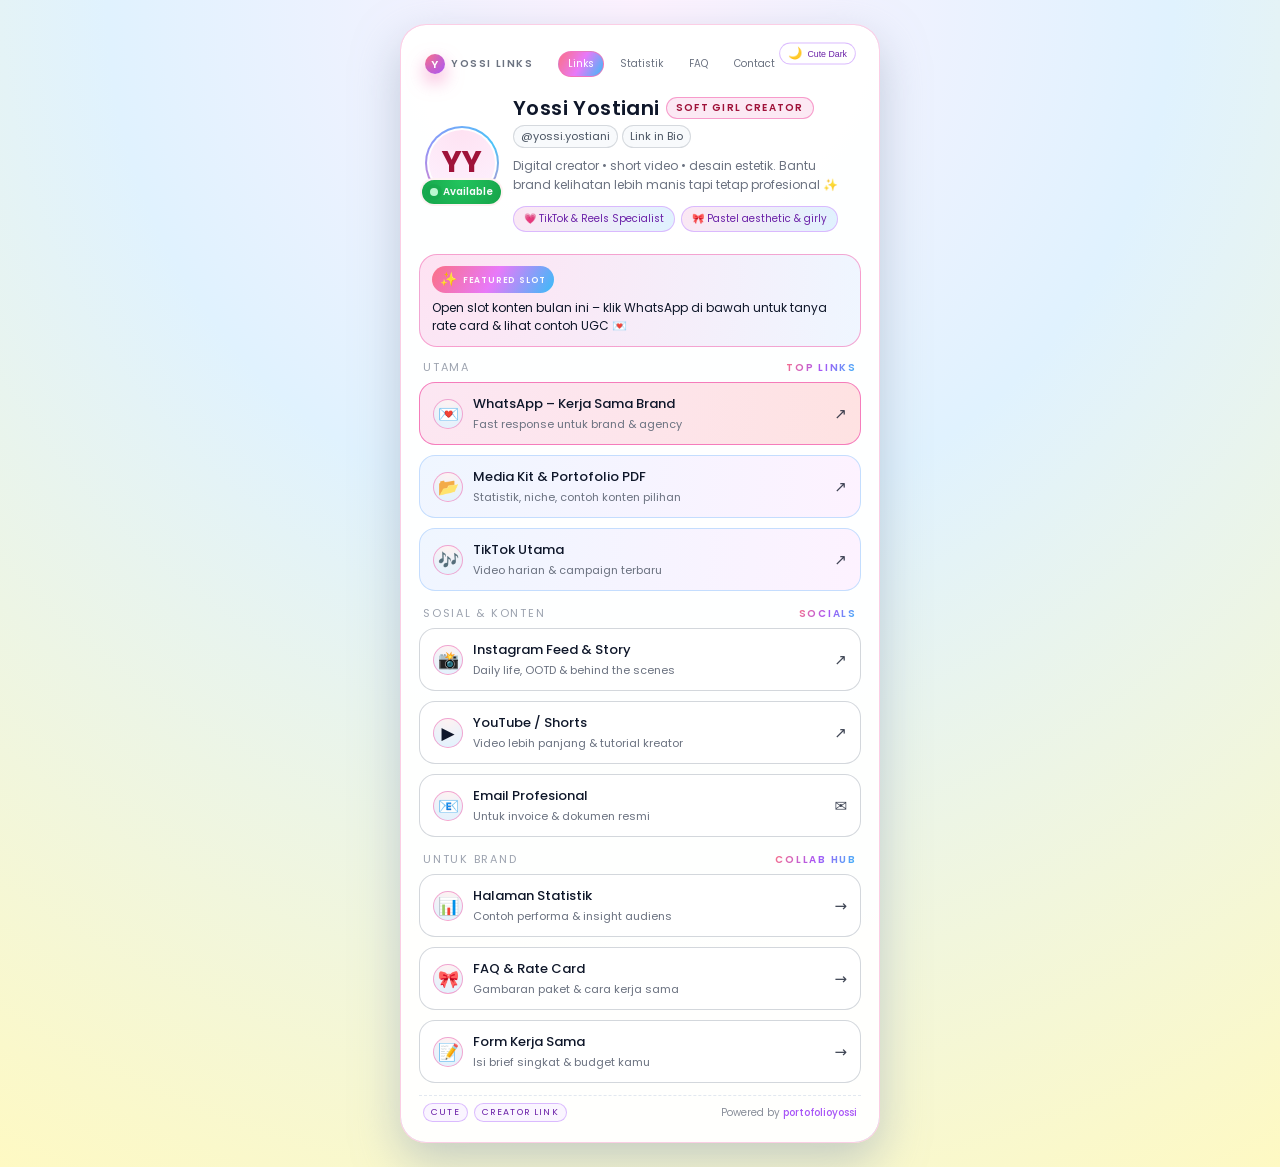
<file: linktree/index.html>
<!DOCTYPE html>
<html lang="id">
<head>
  <meta charset="UTF-8" />
  <title>Yossi Links | Cute Premium Link in Bio</title>
  <meta name="viewport" content="width=device-width, initial-scale=1" />
  <meta name="description" content="Linktree cute & feminine untuk menampilkan semua link penting Yossi dalam satu halaman." />

  <link rel="preconnect" href="https://fonts.googleapis.com">
  <link rel="preconnect" href="https://fonts.gstatic.com" crossorigin>
  <link href="https://fonts.googleapis.com/css2?family=Poppins:wght@300;400;500;600;700&display=swap" rel="stylesheet">

  <link rel="stylesheet" href="/linktree/styles.css" />
</head>
<body data-page="home">
  <div class="bg-orbit"></div>

  <main class="card-wrapper">
    <section class="card">
      <div class="site-nav">
        <div class="logo">
          <span class="logo-mark">Y</span>
          <span>YOSSI LINKS</span>
        </div>
        <div class="nav-links">
          <a href="/linktree" class="active">Links</a>
          <a href="/linktree/stats">Statistik</a>
          <a href="/linktree/faq">FAQ</a>
          <a href="/linktree/contact">Contact</a>
        </div>
      </div>

      <button class="mode-toggle" id="modeToggle" aria-label="Toggle dark/light mode">
        <span class="icon">🌙</span>
        <span class="label">Cute Dark</span>
      </button>

      <header class="card-header">
        <div class="avatar-wrapper">
          <div class="avatar-inner">
            <!-- Bisa diganti <img src="..." /> -->
            <span>YY</span>
          </div>
          <div class="status-badge">
            <span class="status-dot"></span>
            <span>Available</span>
          </div>
        </div>

        <div class="header-texts">
          <div class="name">
            <span>Yossi Yostiani</span>
            <span class="highlight-pill">Soft Girl Creator</span>
          </div>
          <div class="handle">
            <span>@yossi.yostiani</span>
            <span>Link in Bio</span>
          </div>
          <p class="bio">
            Digital creator • short video • desain estetik.  
            Bantu brand kelihatan lebih manis tapi tetap profesional ✨
          </p>
          <div class="chip-row">
            <span class="chip">💗 TikTok & Reels Specialist</span>
            <span class="chip">🎀 Pastel aesthetic & girly</span>
          </div>
        </div>
      </header>

      <div class="highlight-card">
        <div class="highlight-text">
          <div class="pill-badge">
            <span class="spark">✨</span>
            <small>Featured Slot</small>
          </div>
          <div style="margin-top:6px;font-size:12px;">
            Open slot konten bulan ini – klik WhatsApp di bawah untuk tanya rate card & lihat contoh UGC 💌
          </div>
        </div>
      </div>

      <div class="link-section-title">
        <span>Utama</span>
        <span class="accent">Top Links</span>
      </div>

      <ul class="link-list">
        <li class="link-item secondary">
          <a href="https://wa.me/6281234567890" target="_blank" rel="noopener noreferrer">
            <div class="link-main">
              <div class="link-icon">💌</div>
              <div class="link-texts">
                <div class="link-title">WhatsApp – Kerja Sama Brand</div>
                <div class="link-subtitle">Fast response untuk brand & agency</div>
              </div>
            </div>
            <div class="chevron">↗</div>
          </a>
        </li>

        <li class="link-item">
          <a href="https://drive.google.com" target="_blank" rel="noopener noreferrer">
            <div class="link-main">
              <div class="link-icon">📂</div>
              <div class="link-texts">
                <div class="link-title">Media Kit & Portofolio PDF</div>
                <div class="link-subtitle">Statistik, niche, contoh konten pilihan</div>
              </div>
            </div>
            <div class="chevron">↗</div>
          </a>
        </li>

        <li class="link-item">
          <a href="https://www.tiktok.com" target="_blank" rel="noopener noreferrer">
            <div class="link-main">
              <div class="link-icon">🎶</div>
              <div class="link-texts">
                <div class="link-title">TikTok Utama</div>
                <div class="link-subtitle">Video harian & campaign terbaru</div>
              </div>
            </div>
            <div class="chevron">↗</div>
          </a>
        </li>
      </ul>

      <div class="link-section-title" style="margin-top:14px;">
        <span>Sosial & Konten</span>
        <span class="accent">Socials</span>
      </div>

      <ul class="link-list">
        <li class="link-item outline">
          <a href="https://www.instagram.com" target="_blank" rel="noopener noreferrer">
            <div class="link-main">
              <div class="link-icon">📸</div>
              <div class="link-texts">
                <div class="link-title">Instagram Feed & Story</div>
                <div class="link-subtitle">Daily life, OOTD & behind the scenes</div>
              </div>
            </div>
            <div class="chevron">↗</div>
          </a>
        </li>

        <li class="link-item outline">
          <a href="https://www.youtube.com" target="_blank" rel="noopener noreferrer">
            <div class="link-main">
              <div class="link-icon">▶️</div>
              <div class="link-texts">
                <div class="link-title">YouTube / Shorts</div>
                <div class="link-subtitle">Video lebih panjang & tutorial kreator</div>
              </div>
            </div>
            <div class="chevron">↗</div>
          </a>
        </li>

        <li class="link-item outline">
          <a href="mailto:hello@yourmail.com" target="_blank" rel="noopener noreferrer">
            <div class="link-main">
              <div class="link-icon">📧</div>
              <div class="link-texts">
                <div class="link-title">Email Profesional</div>
                <div class="link-subtitle">Untuk invoice & dokumen resmi</div>
              </div>
            </div>
            <div class="chevron">✉</div>
          </a>
        </li>
      </ul>

      <div class="link-section-title" style="margin-top:14px;">
        <span>Untuk Brand</span>
        <span class="accent">Collab Hub</span>
      </div>

      <ul class="link-list">
        <li class="link-item outline">
          <a href="/linktree/stats">
            <div class="link-main">
              <div class="link-icon">📊</div>
              <div class="link-texts">
                <div class="link-title">Halaman Statistik</div>
                <div class="link-subtitle">Contoh performa & insight audiens</div>
              </div>
            </div>
            <div class="chevron">→</div>
          </a>
        </li>
        <li class="link-item outline">
          <a href="/linktree/faq">
            <div class="link-main">
              <div class="link-icon">🎀</div>
              <div class="link-texts">
                <div class="link-title">FAQ & Rate Card</div>
                <div class="link-subtitle">Gambaran paket & cara kerja sama</div>
              </div>
            </div>
            <div class="chevron">→</div>
          </a>
        </li>
        <li class="link-item outline">
          <a href="/linktree/contact">
            <div class="link-main">
              <div class="link-icon">📝</div>
              <div class="link-texts">
                <div class="link-title">Form Kerja Sama</div>
                <div class="link-subtitle">Isi brief singkat & budget kamu</div>
              </div>
            </div>
            <div class="chevron">→</div>
          </a>
        </li>
      </ul>

      <footer class="footer">
        <div class="footer-badges">
          <span class="footer-tag">Cute</span>
          <span class="footer-tag">Creator Link</span>
        </div>
        <div>
          <span style="opacity:0.8;">Powered by</span>
          <a href="https://portofolioyossi.vercel.app/linktree">portofolioyossi</a>
        </div>
      </footer>
    </section>
  </main>

  <script src="/linktree/main.js"></script>
</body>
</html>
</file>
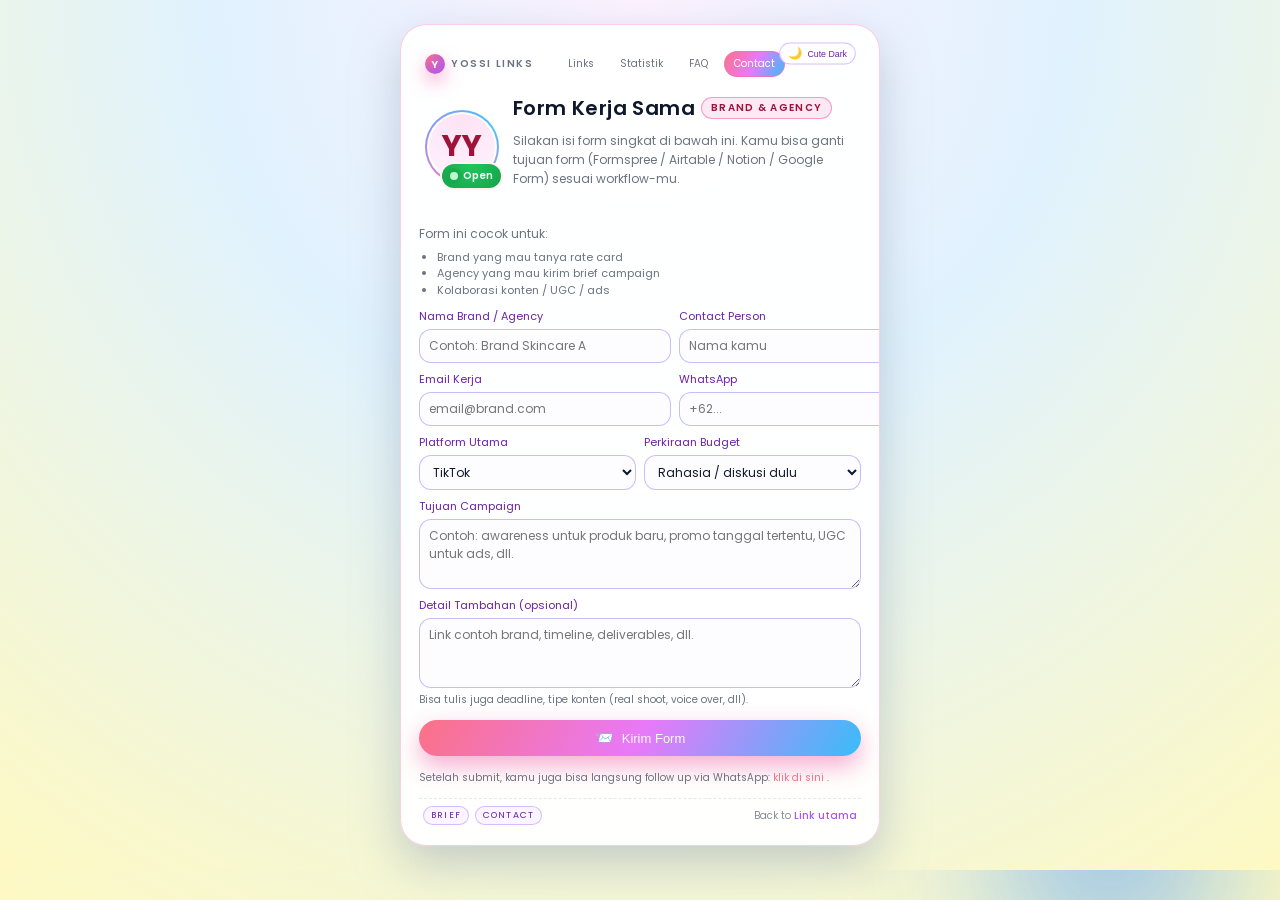
<file: linktree/contact.html>
<!DOCTYPE html>
<html lang="id">
<head>
  <meta charset="UTF-8" />
  <title>Contact & Brief | Yossi Links</title>
  <meta name="viewport" content="width=device-width, initial-scale=1" />
  <meta name="description" content="Form kerja sama dan brief brand untuk kreator." />

  <link rel="preconnect" href="https://fonts.googleapis.com">
  <link rel="preconnect" href="https://fonts.gstatic.com" crossorigin>
  <link href="https://fonts.googleapis.com/css2?family=Poppins:wght@300;400;500;600;700&display=swap" rel="stylesheet">

  <link rel="stylesheet" href="./styles.css" />
</head>
<body data-page="contact">
  <div class="bg-orbit"></div>

  <main class="card-wrapper">
    <section class="card">
      <div class="site-nav">
        <div class="logo">
          <span class="logo-mark">Y</span>
          <span>YOSSI LINKS</span>
        </div>
        <div class="nav-links">
          <a href="/linktree">Links</a>
          <a href="/linktree/stats">Statistik</a>
          <a href="/linktree/faq">FAQ</a>
          <a href="/linktree/contact" class="active">Contact</a>
        </div>
      </div>

      <button class="mode-toggle" id="modeToggle" aria-label="Toggle dark/light mode">
        <span class="icon">🌙</span>
        <span class="label">Cute Dark</span>
      </button>

      <header class="card-header">
        <div class="avatar-wrapper">
          <div class="avatar-inner">
            <span>YY</span>
          </div>
          <div class="status-badge">
            <span class="status-dot"></span>
            <span>Open</span>
          </div>
        </div>

        <div class="header-texts">
          <div class="name">
            <span>Form Kerja Sama</span>
            <span class="highlight-pill">Brand & Agency</span>
          </div>
          <p class="bio">
            Silakan isi form singkat di bawah ini.  
            Kamu bisa ganti tujuan form (Formspree / Airtable / Notion / Google Form) sesuai workflow-mu.
          </p>
        </div>
      </header>

      <div class="contact-body">
        <div class="contact-intro">
          Form ini cocok untuk:
          <ul style="margin:6px 0 0 18px;padding:0;font-size:11px;color:var(--text-soft);">
            <li>Brand yang mau tanya rate card</li>
            <li>Agency yang mau kirim brief campaign</li>
            <li>Kolaborasi konten / UGC / ads</li>
          </ul>
        </div>

        <form class="contact-form" id="contactForm" action="javascript:void(0);">
          <!-- NOTE: ganti action="#" dengan endpoint Formspree / backend kamu -->
          <div class="form-row">
            <div class="form-group">
              <label for="brand">Nama Brand / Agency</label>
              <input type="text" id="brand" name="brand" placeholder="Contoh: Brand Skincare A" required />
            </div>
            <div class="form-group">
              <label for="person">Contact Person</label>
              <input type="text" id="person" name="person" placeholder="Nama kamu" required />
            </div>
          </div>

          <div class="form-row">
            <div class="form-group">
              <label for="email">Email Kerja</label>
              <input type="email" id="email" name="email" placeholder="email@brand.com" required />
            </div>
            <div class="form-group">
              <label for="whatsapp">WhatsApp</label>
              <input type="text" id="whatsapp" name="whatsapp" placeholder="+62..." />
            </div>
          </div>

          <div class="form-row">
            <div class="form-group">
              <label for="platform">Platform Utama</label>
              <select id="platform" name="platform">
                <option value="tiktok">TikTok</option>
                <option value="instagram">Instagram</option>
                <option value="youtube">YouTube / Shorts</option>
                <option value="multi">Multi-channel</option>
              </select>
            </div>
            <div class="form-group">
              <label for="budget">Perkiraan Budget</label>
              <select id="budget" name="budget">
                <option value="confidential">Rahasia / diskusi dulu</option>
                <option value="<3jt">&lt; 3 juta</option>
                <option value="3-10jt">3 - 10 juta</option>
                <option value="10-25jt">10 - 25 juta</option>
                <option value=">25jt">&gt; 25 juta</option>
              </select>
            </div>
          </div>

          <div class="form-group">
            <label for="objective">Tujuan Campaign</label>
            <textarea id="objective" name="objective" placeholder="Contoh: awareness untuk produk baru, promo tanggal tertentu, UGC untuk ads, dll." required></textarea>
          </div>

          <div class="form-group">
            <label for="details">Detail Tambahan (opsional)</label>
            <textarea id="details" name="details" placeholder="Link contoh brand, timeline, deliverables, dll."></textarea>
            <div class="form-hint">
              Bisa tulis juga deadline, tipe konten (real shoot, voice over, dll).
            </div>
          </div>

          <button type="submit" class="button-primary">
            <span class="icon">📨</span>
            <span>Kirim Form</span>
          </button>

          <div class="form-note">
            Setelah submit, kamu juga bisa langsung follow up via WhatsApp: 
            <a href="https://wa.me/6281234567890" style="color:#fb7185;text-decoration:none;" target="_blank" rel="noopener noreferrer">
              klik di sini
            </a>.
          </div>
        </form>
      </div>

      <footer class="footer">
        <div class="footer-badges">
          <span class="footer-tag">Brief</span>
          <span class="footer-tag">Contact</span>
        </div>
        <div>
          <span style="opacity:0.8;">Back to</span>
          <a href="/linktree">Link utama</a>
        </div>
      </footer>
    </section>
  </main>

  <script src="./main.js"></script>
</body>
</html>
</file>
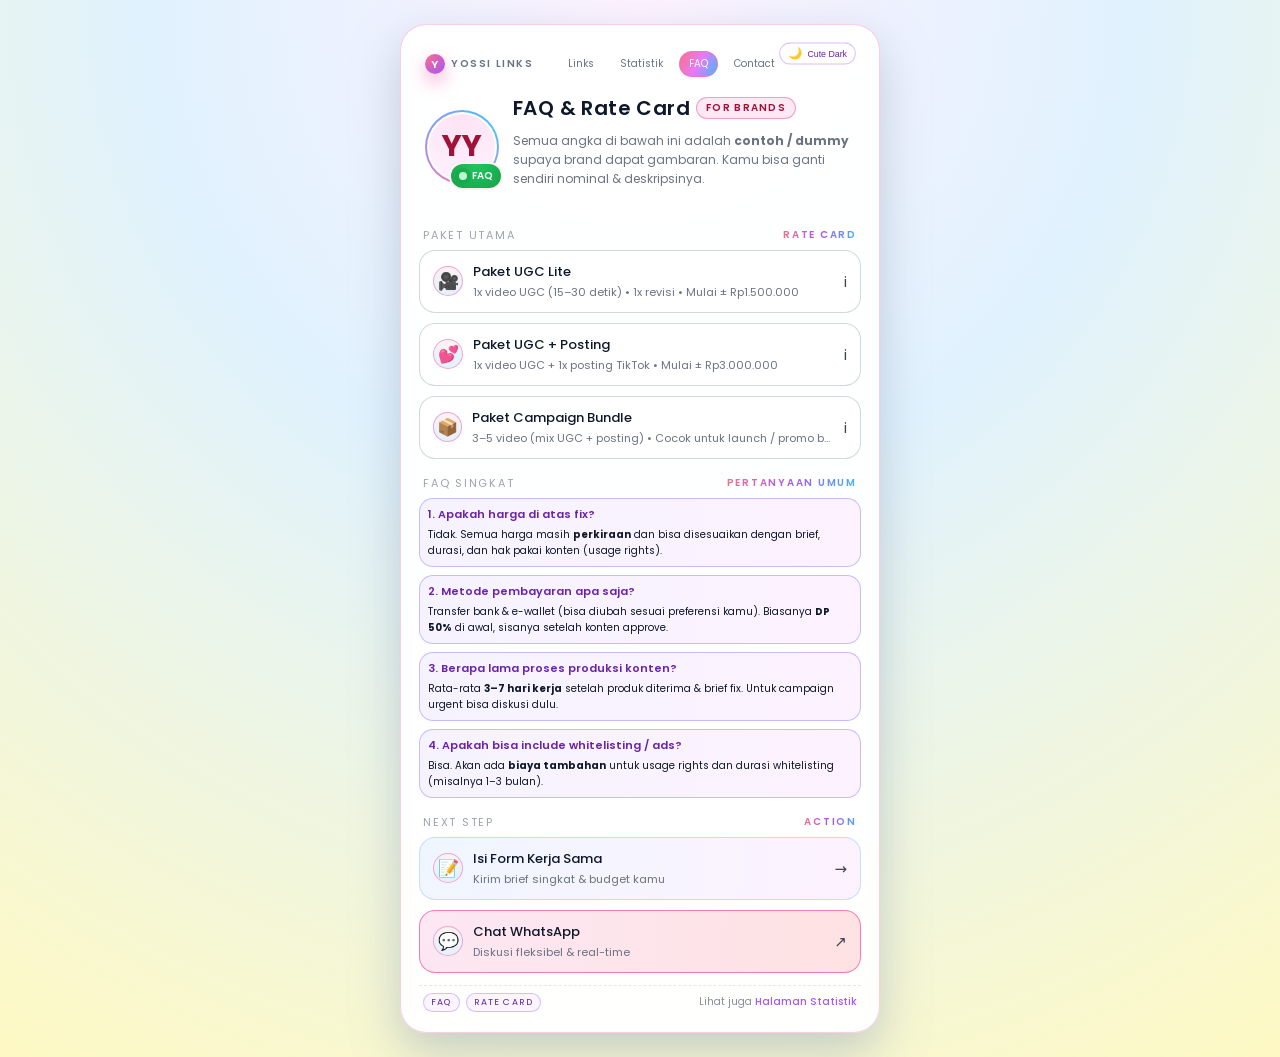
<file: linktree/faq.html>
<!DOCTYPE html>
<html lang="id">
<head>
  <meta charset="UTF-8" />
  <title>FAQ & Rate Card | Yossi Links</title>
  <meta name="viewport" content="width=device-width, initial-scale=1" />
  <meta name="description" content="FAQ dan contoh paket rate card untuk kerja sama dengan kreator." />

  <link rel="preconnect" href="https://fonts.googleapis.com">
  <link rel="preconnect" href="https://fonts.gstatic.com" crossorigin>
  <link href="https://fonts.googleapis.com/css2?family=Poppins:wght@300;400;500;600;700&display=swap" rel="stylesheet">

  <link rel="stylesheet" href="./styles.css" />
</head>
<body data-page="faq">
  <div class="bg-orbit"></div>

  <main class="card-wrapper">
    <section class="card">
      <div class="site-nav">
        <div class="logo">
          <span class="logo-mark">Y</span>
          <span>YOSSI LINKS</span>
        </div>
        <div class="nav-links">
          <a href="/linktree">Links</a>
          <a href="/linktree/stats">Statistik</a>
          <a href="/linktree/faq" class="active">FAQ</a>
          <a href="/linktree/contact">Contact</a>
        </div>
      </div>

      <button class="mode-toggle" id="modeToggle" aria-label="Toggle dark/light mode">
        <span class="icon">🌙</span>
        <span class="label">Cute Dark</span>
      </button>

      <header class="card-header">
        <div class="avatar-wrapper">
          <div class="avatar-inner">
            <span>YY</span>
          </div>
          <div class="status-badge">
            <span class="status-dot"></span>
            <span>FAQ</span>
          </div>
        </div>

        <div class="header-texts">
          <div class="name">
            <span>FAQ & Rate Card</span>
            <span class="highlight-pill">For Brands</span>
          </div>
          <p class="bio">
            Semua angka di bawah ini adalah <strong>contoh / dummy</strong> supaya brand dapat gambaran.  
            Kamu bisa ganti sendiri nominal & deskripsinya.
          </p>
        </div>
      </header>

      <div class="link-section-title">
        <span>Paket Utama</span>
        <span class="accent">Rate Card</span>
      </div>

      <ul class="link-list">
        <li class="link-item outline">
          <a href="#">
            <div class="link-main">
              <div class="link-icon">🎥</div>
              <div class="link-texts">
                <div class="link-title">Paket UGC Lite</div>
                <div class="link-subtitle">1x video UGC (15–30 detik) • 1x revisi • Mulai ± Rp1.500.000</div>
              </div>
            </div>
            <div class="chevron">i</div>
          </a>
        </li>
        <li class="link-item outline">
          <a href="#">
            <div class="link-main">
              <div class="link-icon">💕</div>
              <div class="link-texts">
                <div class="link-title">Paket UGC + Posting</div>
                <div class="link-subtitle">1x video UGC + 1x posting TikTok • Mulai ± Rp3.000.000</div>
              </div>
            </div>
            <div class="chevron">i</div>
          </a>
        </li>
        <li class="link-item outline">
          <a href="#">
            <div class="link-main">
              <div class="link-icon">📦</div>
              <div class="link-texts">
                <div class="link-title">Paket Campaign Bundle</div>
                <div class="link-subtitle">3–5 video (mix UGC + posting) • Cocok untuk launch / promo besar</div>
              </div>
            </div>
            <div class="chevron">i</div>
          </a>
        </li>
      </ul>

      <div class="link-section-title" style="margin-top:16px;">
        <span>FAQ Singkat</span>
        <span class="accent">Pertanyaan Umum</span>
      </div>

      <div style="margin-top:6px;display:flex;flex-direction:column;gap:8px;font-size:12px;">
        <div class="stat-card">
          <div class="stat-label" style="font-size:11px;font-weight:600;">1. Apakah harga di atas fix?</div>
          <div style="margin-top:4px;">
            Tidak. Semua harga masih <strong>perkiraan</strong> dan bisa disesuaikan dengan brief, durasi, dan hak pakai konten (usage rights).
          </div>
        </div>

        <div class="stat-card">
          <div class="stat-label" style="font-size:11px;font-weight:600;">2. Metode pembayaran apa saja?</div>
          <div style="margin-top:4px;">
            Transfer bank & e-wallet (bisa diubah sesuai preferensi kamu). Biasanya <strong>DP 50%</strong> di awal, sisanya setelah konten approve.
          </div>
        </div>

        <div class="stat-card">
          <div class="stat-label" style="font-size:11px;font-weight:600;">3. Berapa lama proses produksi konten?</div>
          <div style="margin-top:4px;">
            Rata-rata <strong>3–7 hari kerja</strong> setelah produk diterima & brief fix. Untuk campaign urgent bisa diskusi dulu.
          </div>
        </div>

        <div class="stat-card">
          <div class="stat-label" style="font-size:11px;font-weight:600;">4. Apakah bisa include whitelisting / ads?</div>
          <div style="margin-top:4px;">
            Bisa. Akan ada <strong>biaya tambahan</strong> untuk usage rights dan durasi whitelisting (misalnya 1–3 bulan).
          </div>
        </div>
      </div>

      <div class="link-section-title" style="margin-top:16px;">
        <span>Next Step</span>
        <span class="accent">Action</span>
      </div>

      <ul class="link-list">
        <li class="link-item">
          <a href="/linktree/contact">
            <div class="link-main">
              <div class="link-icon">📝</div>
              <div class="link-texts">
                <div class="link-title">Isi Form Kerja Sama</div>
                <div class="link-subtitle">Kirim brief singkat & budget kamu</div>
              </div>
            </div>
            <div class="chevron">→</div>
          </a>
        </li>
        <li class="link-item secondary">
          <a href="https://wa.me/6281234567890" target="_blank" rel="noopener noreferrer">
            <div class="link-main">
              <div class="link-icon">💬</div>
              <div class="link-texts">
                <div class="link-title">Chat WhatsApp</div>
                <div class="link-subtitle">Diskusi fleksibel & real-time</div>
              </div>
            </div>
            <div class="chevron">↗</div>
          </a>
        </li>
      </ul>

      <footer class="footer">
        <div class="footer-badges">
          <span class="footer-tag">FAQ</span>
          <span class="footer-tag">Rate Card</span>
        </div>
        <div>
          <span style="opacity:0.8;">Lihat juga</span>
          <a href="/linktree/stats">Halaman Statistik</a>
        </div>
      </footer>
    </section>
  </main>

  <script src="./main.js"></script>
</body>
</html>
</file>
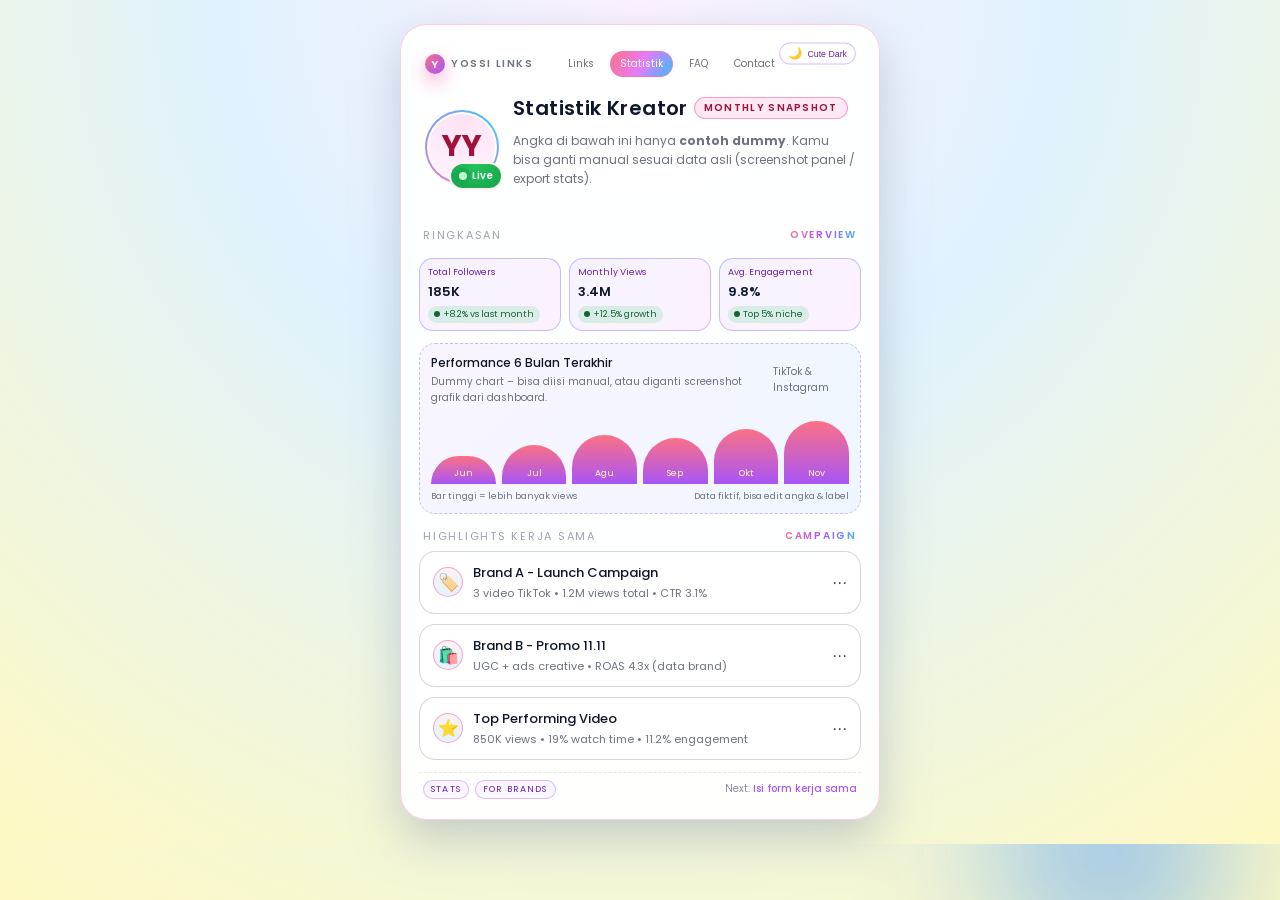
<file: linktree/stats.html>
<!DOCTYPE html>
<html lang="id">
<head>
  <meta charset="UTF-8" />
  <title>Statistik | Yossi Links</title>
  <meta name="viewport" content="width=device-width, initial-scale=1" />
  <meta name="description" content="Halaman statistik performa konten dan kerja sama untuk kreator." />

  <link rel="preconnect" href="https://fonts.googleapis.com">
  <link rel="preconnect" href="https://fonts.gstatic.com" crossorigin>
  <link href="https://fonts.googleapis.com/css2?family=Poppins:wght@300;400;500;600;700&display=swap" rel="stylesheet">

  <link rel="stylesheet" href="./styles.css" />
</head>
<body data-page="stats">
  <div class="bg-orbit"></div>

  <main class="card-wrapper">
    <section class="card">
      <div class="site-nav">
        <div class="logo">
          <span class="logo-mark">Y</span>
          <span>YOSSI LINKS</span>
        </div>
        <div class="nav-links">
          <a href="/linktree">Links</a>
          <a href="/linktree/stats" class="active">Statistik</a>
          <a href="/linktree/faq">FAQ</a>
          <a href="/linktree/contact">Contact</a>
        </div>
      </div>

      <button class="mode-toggle" id="modeToggle" aria-label="Toggle dark/light mode">
        <span class="icon">🌙</span>
        <span class="label">Cute Dark</span>
      </button>

      <header class="card-header">
        <div class="avatar-wrapper">
          <div class="avatar-inner">
            <span>YY</span>
          </div>
          <div class="status-badge">
            <span class="status-dot"></span>
            <span>Live</span>
          </div>
        </div>

        <div class="header-texts">
          <div class="name">
            <span>Statistik Kreator</span>
            <span class="highlight-pill">Monthly Snapshot</span>
          </div>
          <p class="bio">
            Angka di bawah ini hanya <strong>contoh dummy</strong>.  
            Kamu bisa ganti manual sesuai data asli (screenshot panel / export stats).
          </p>
        </div>
      </header>

      <div class="link-section-title">
        <span>Ringkasan</span>
        <span class="accent">Overview</span>
      </div>

      <div class="stats-grid">
        <div class="stat-card">
          <div class="stat-label">Total Followers</div>
          <div class="stat-value">185K</div>
          <div class="stat-pill">
            <span class="stat-dot"></span>
            <span>+8.2% vs last month</span>
          </div>
        </div>
        <div class="stat-card">
          <div class="stat-label">Monthly Views</div>
          <div class="stat-value">3.4M</div>
          <div class="stat-pill">
            <span class="stat-dot"></span>
            <span>+12.5% growth</span>
          </div>
        </div>
        <div class="stat-card">
          <div class="stat-label">Avg. Engagement</div>
          <div class="stat-value">9.8%</div>
          <div class="stat-pill">
            <span class="stat-dot"></span>
            <span>Top 5% niche</span>
          </div>
        </div>
      </div>

      <div class="stat-chart">
        <div style="display:flex;justify-content:space-between;align-items:center;gap:8px;">
          <div>
            <div style="font-size:12px;font-weight:500;">Performance 6 Bulan Terakhir</div>
            <div style="font-size:10px;color:var(--text-soft);margin-top:2px;">
              Dummy chart – bisa diisi manual, atau diganti screenshot grafik dari dashboard.
            </div>
          </div>
          <div style="font-size:10px;color:var(--text-soft);">
            TikTok & Instagram
          </div>
        </div>
        <div class="chart-bars">
          <div class="chart-bar" style="height:40%;"><span>Jun</span></div>
          <div class="chart-bar" style="height:55%;"><span>Jul</span></div>
          <div class="chart-bar" style="height:70%;"><span>Agu</span></div>
          <div class="chart-bar" style="height:65%;"><span>Sep</span></div>
          <div class="chart-bar" style="height:78%;"><span>Okt</span></div>
          <div class="chart-bar" style="height:90%;"><span>Nov</span></div>
        </div>
        <div class="chart-legend">
          <span>Bar tinggi = lebih banyak views</span>
          <span>Data fiktif, bisa edit angka & label</span>
        </div>
      </div>

      <div class="link-section-title" style="margin-top:14px;">
        <span>Highlights Kerja Sama</span>
        <span class="accent">Campaign</span>
      </div>

      <ul class="link-list">
        <li class="link-item outline">
          <a href="#">
            <div class="link-main">
              <div class="link-icon">🏷️</div>
              <div class="link-texts">
                <div class="link-title">Brand A - Launch Campaign</div>
                <div class="link-subtitle">3 video TikTok • 1.2M views total • CTR 3.1%</div>
              </div>
            </div>
            <div class="chevron">⋯</div>
          </a>
        </li>
        <li class="link-item outline">
          <a href="#">
            <div class="link-main">
              <div class="link-icon">🛍️</div>
              <div class="link-texts">
                <div class="link-title">Brand B - Promo 11.11</div>
                <div class="link-subtitle">UGC + ads creative • ROAS 4.3x (data brand)</div>
              </div>
            </div>
            <div class="chevron">⋯</div>
          </a>
        </li>
        <li class="link-item outline">
          <a href="#">
            <div class="link-main">
              <div class="link-icon">⭐</div>
              <div class="link-texts">
                <div class="link-title">Top Performing Video</div>
                <div class="link-subtitle">850K views • 19% watch time • 11.2% engagement</div>
              </div>
            </div>
            <div class="chevron">⋯</div>
          </a>
        </li>
      </ul>

      <footer class="footer">
        <div class="footer-badges">
          <span class="footer-tag">Stats</span>
          <span class="footer-tag">For Brands</span>
        </div>
        <div>
          <span style="opacity:0.8;">Next:</span>
          <a href="/linktree/contact">Isi form kerja sama</a>
        </div>
      </footer>
    </section>
  </main>

  <script src="./main.js"></script>
</body>
</html>
</file>
<file: linktree/styles.css>
:root {
  --bg-gradient: radial-gradient(circle at top, #fdf2ff 0, #e0f2fe 40%, #fef9c3 100%);
  --bg-card: rgba(255, 255, 255, 0.94);
  --bg-card-dark: rgba(15, 23, 42, 0.96);
  --accent-pink: #fb7185;
  --accent-purple: #a855f7;
  --accent-blue: #38bdf8;
  --accent-soft: #f9a8d4;
  --text-main: #0f172a;
  --text-soft: #6b7280;
  --shadow-soft: 0 18px 45px rgba(148, 163, 184, 0.5);
  --shadow-soft-dark: 0 18px 45px rgba(15, 23, 42, 0.9);
  --radius-xl: 26px;
  --transition-fast: 0.22s ease-out;
}

* {
  box-sizing: border-box;
}

html, body {
  margin: 0;
  padding: 0;
  min-height: 100%;
  font-family: "Poppins", system-ui, -apple-system, BlinkMacSystemFont, sans-serif;
  background: var(--bg-gradient);
  color: var(--text-main);
}

body {
  display: flex;
  align-items: center;
  justify-content: center;
  padding: 24px 12px;
}

/* Soft floating blobs */

.bg-orbit {
  position: fixed;
  inset: 0;
  overflow: hidden;
  pointer-events: none;
  z-index: -1;
}

.bg-orbit::before,
.bg-orbit::after {
  content: "";
  position: absolute;
  width: 420px;
  height: 420px;
  border-radius: 999px;
  filter: blur(60px);
  opacity: 0.9;
  transform: translate3d(0,0,0);
}

.site-nav .nav-links {
  display: flex;
  gap: 6px;
  flex-wrap: wrap;   /* 👈 INI FIX-NYA */
}

.site-nav a {
  padding: 4px 8px;      /* sedikit lebih kecil */
  font-size: 10px;       /* biar muat semua */
}

.bg-orbit::before {
  background: radial-gradient(circle at center, rgba(244, 114, 182, 0.9), transparent 60%);
  top: -120px;
  left: -60px;
}

.bg-orbit::after {
  background: radial-gradient(circle at center, rgba(96, 165, 250, 0.9), transparent 60%);
  bottom: -160px;
  right: -40px;
}

/* Card wrapper */

.card-wrapper {
  width: 100%;
  max-width: 480px;
  position: relative;
  animation: floatIn 0.7s ease-out forwards;
  opacity: 0;
  transform: translateY(24px) scale(0.98);
}

@keyframes floatIn {
  to {
    opacity: 1;
    transform: translateY(0) scale(1);
  }
}

.card {
  position: relative;
  padding: 22px 18px 20px;
  border-radius: var(--radius-xl);
  background: var(--bg-card);
  box-shadow: var(--shadow-soft);
  border: 1px solid rgba(244, 114, 182, 0.35);
  backdrop-filter: blur(22px);
  overflow: hidden;
}

.card::before {
  content: "";
  position: absolute;
  inset: -1px;
  border-radius: inherit;
  padding: 1px;
  background: linear-gradient(135deg,
    rgba(244, 114, 182, 0.9),
    rgba(129, 140, 248, 0.85),
    rgba(56, 189, 248, 0.85)
  );
  -webkit-mask:
    linear-gradient(#000 0 0) content-box,
    linear-gradient(#000 0 0);
  -webkit-mask-composite: xor;
          mask-composite: exclude;
  opacity: 0.35;
  pointer-events: none;
}

/* Top nav */

.site-nav {
  display: flex;
  align-items: center;
  justify-content: space-between;
  padding: 4px 6px 10px;
  font-size: 11px;
  color: var(--text-soft);
}

.site-nav .logo {
  display: inline-flex;
  align-items: center;
  gap: 6px;
  font-weight: 600;
  letter-spacing: 0.16em;
  text-transform: uppercase;
  font-size: 10px;
}

.site-nav .logo-mark {
  width: 20px;
  height: 20px;
  border-radius: 999px;
  background: radial-gradient(circle at top left, #fb7185, #a855f7);
  display: inline-flex;
  align-items: center;
  justify-content: center;
  font-size: 11px;
  color: white;
  box-shadow: 0 8px 18px rgba(244, 114, 182, 0.6);
}

.site-nav .nav-links {
  display: flex;
  gap: 6px;
}

.site-nav a {
  color: var(--text-soft);
  text-decoration: none;
  padding: 4px 9px;
  border-radius: 999px;
  border: 1px solid transparent;
  background: rgba(255, 255, 255, 0.6);
}

.site-nav {
  position: relative;
}

.mode-toggle {
  position: absolute;
  right: -10px;     /* geser lebih keluar */
  top: 8px;
  transform: scale(0.88);   /* kecilkan sedikit */
  z-index: 20;      /* pastikan berada di atas */
}

.nav-links {
  margin-right: 70px;  /* beri ruang khusus toggle */
}

.site-nav a:hover {
  border-color: rgba(244, 114, 182, 0.6);
}

.site-nav a.active {
  border-color: rgba(244, 114, 182, 0.8);
  background: linear-gradient(120deg, #fb7185, #e879f9, #38bdf8);
  color: white;
}

/* Header */

.card-header {
  display: flex;
  align-items: center;
  gap: 14px;
  padding: 6px 6px 14px;
}

.avatar-wrapper {
  position: relative;
  width: 74px;
  height: 74px;
  border-radius: 999px;
  padding: 2px;
  background: conic-gradient(
    from 180deg,
    rgba(244, 114, 182, 0.95),
    rgba(129, 140, 248, 0.9),
    rgba(56, 189, 248, 0.9),
    rgba(244, 114, 182, 0.95)
  );
}

.avatar-inner {
  width: 100%;
  height: 100%;
  border-radius: inherit;
  background: radial-gradient(circle at top, #fee2f2, #fdf2ff);
  display: flex;
  align-items: center;
  justify-content: center;
  font-size: 30px;
  font-weight: 700;
  color: #9f1239;
  border: 2px solid rgba(255, 255, 255, 0.95);
  overflow: hidden;
}

.status-badge {
  position: absolute;
  bottom: -4px;
  right: -2px;
  padding: 4px 8px;
  border-radius: 999px;
  background: radial-gradient(circle at top, #22c55e, #16a34a);
  color: #f9fafb;
  font-size: 10px;
  font-weight: 600;
  display: inline-flex;
  align-items: center;
  gap: 5px;
  box-shadow: 0 0 0 2px #fef2f2;
}

.status-dot {
  width: 8px;
  height: 8px;
  border-radius: 999px;
  background: #bbf7d0;
  box-shadow: 0 0 0 4px rgba(22, 163, 74, 0.5);
}

.header-texts {
  flex: 1;
  min-width: 0;
}

.name {
  font-size: 20px;
  font-weight: 600;
  letter-spacing: 0.02em;
  display: flex;
  align-items: center;
  gap: 6px;
  flex-wrap: wrap;
}

.name span.highlight-pill {
  padding: 2px 9px;
  border-radius: 999px;
  font-size: 10px;
  font-weight: 600;
  text-transform: uppercase;
  letter-spacing: 0.13em;
  background: rgba(252, 231, 243, 0.9);
  border: 1px solid rgba(244, 114, 182, 0.65);
  color: #9f1239;
}

.handle {
  font-size: 13px;
  color: var(--text-soft);
  margin-top: 2px;
  display: flex;
  align-items: center;
  gap: 4px;
  flex-wrap: wrap;
}

.handle span {
  font-size: 11px;
  padding: 2px 7px;
  border-radius: 999px;
  background: rgba(248, 250, 252, 0.9);
  border: 1px solid rgba(209, 213, 219, 0.9);
  color: #4b5563;
}

.bio {
  font-size: 12px;
  color: var(--text-soft);
  margin-top: 8px;
  line-height: 1.6;
}

.chip-row {
  display: flex;
  flex-wrap: wrap;
  gap: 6px;
  margin-top: 10px;
}

.chip {
  font-size: 10px;
  padding: 4px 10px;
  border-radius: 999px;
  border: 1px solid rgba(216, 180, 254, 0.9);
  color: #6b21a8;
  background: radial-gradient(circle at top left, #fce7f3, #e0f2fe);
}

/* Highlight card */

.highlight-card {
  margin-top: 8px;
  padding: 11px 12px;
  border-radius: 18px;
  background: radial-gradient(circle at top left, #fee2f2, #eff6ff);
  border: 1px solid rgba(244, 114, 182, 0.6);
  display: flex;
  align-items: center;
  justify-content: space-between;
  gap: 10px;
}

.highlight-text {
  font-size: 12px;
  line-height: 1.5;
}

.pill-badge {
  display: inline-flex;
  align-items: center;
  gap: 5px;
  padding: 3px 8px;
  border-radius: 999px;
  background: linear-gradient(120deg, #fb7185, #e879f9, #38bdf8);
  font-size: 10px;
  font-weight: 600;
  text-transform: uppercase;
  letter-spacing: 0.08em;
  color: white;
}

.pill-badge small {
  opacity: 0.95;
}

.spark {
  font-size: 14px;
}

/* Sections & links */

.link-section-title {
  margin: 12px 4px 6px;
  font-size: 11px;
  text-transform: uppercase;
  letter-spacing: 0.16em;
  color: #9ca3af;
  display: flex;
  justify-content: space-between;
  align-items: center;
}

.link-section-title span.accent {
  background: linear-gradient(120deg, #fb7185, #a855f7, #38bdf8);
  -webkit-background-clip: text;
  background-clip: text;
  color: transparent;
  font-weight: 600;
  font-size: 10px;
}

.link-list {
  list-style: none;
  margin: 0;
  padding: 0;
  display: flex;
  flex-direction: column;
  gap: 10px;
}

.link-item a {
  position: relative;
  display: flex;
  align-items: center;
  justify-content: space-between;
  gap: 10px;
  padding: 11px 13px;
  border-radius: 16px;
  background: radial-gradient(circle at top left, #eff6ff, #fdf2ff);
  border: 1px solid rgba(191, 219, 254, 0.9);
  text-decoration: none;
  color: var(--text-main);
  font-size: 13px;
  transition: transform var(--transition-fast), box-shadow var(--transition-fast), background 0.25s ease-out, border-color 0.2s ease-out;
  overflow: hidden;
}

.link-item a::before {
  content: "";
  position: absolute;
  inset: -1px;
  background: radial-gradient(circle at top left, rgba(255, 255, 255, 0.9), transparent 55%);
  opacity: 0;
  transition: opacity 0.25s ease-out;
}

.link-main {
  display: flex;
  align-items: center;
  gap: 10px;
  min-width: 0;
}

.link-icon {
  width: 30px;
  height: 30px;
  border-radius: 999px;
  display: inline-flex;
  align-items: center;
  justify-content: center;
  font-size: 17px;
  text-align: center;
  background: radial-gradient(circle at top, #fef2f2, #e0f2fe);
  border: 1px solid rgba(244, 114, 182, 0.6);
}

.link-texts {
  display: flex;
  flex-direction: column;
  gap: 2px;
  min-width: 0;
}

.link-title {
  font-size: 13px;
  font-weight: 500;
  white-space: nowrap;
  overflow: hidden;
  text-overflow: ellipsis;
}

.link-subtitle {
  font-size: 11px;
  color: var(--text-soft);
  white-space: nowrap;
  overflow: hidden;
  text-overflow: ellipsis;
}

.chevron {
  font-size: 15px;
  opacity: 0.8;
  transform: translateX(0);
  transition: transform var(--transition-fast), opacity var(--transition-fast);
}

.link-item a:hover {
  transform: translateY(-2px);
  box-shadow: 0 12px 28px rgba(148, 163, 184, 0.55);
  background: radial-gradient(circle at top left, #fef3c7, #fdf2ff);
  border-color: rgba(244, 114, 182, 0.9);
}

.link-item a:hover::before {
  opacity: 1;
}

.link-item a:hover .chevron {
  transform: translateX(3px);
  opacity: 1;
}

.link-item.secondary a {
  background: radial-gradient(circle at top left, #fce7f3, #fee2e2);
  border-color: rgba(244, 114, 182, 0.9);
}

.link-item.outline a {
  background: rgba(255, 255, 255, 0.95);
  border-color: rgba(209, 213, 219, 0.95);
}

/* Stats-specific */

.stats-grid {
  margin-top: 14px;
  display: grid;
  grid-template-columns: repeat(3, minmax(0, 1fr));
  gap: 8px;
}

.stat-card {
  padding: 7px 8px;
  border-radius: 14px;
  border: 1px solid rgba(196, 181, 253, 0.9);
  background: radial-gradient(circle at top left, #f5f3ff, #fdf2ff);
  font-size: 10px;
}

.stat-label {
  color: #6b21a8;
  font-size: 9px;
}

.stat-value {
  font-size: 13px;
  font-weight: 600;
  margin-top: 3px;
}

.stat-pill {
  margin-top: 4px;
  display: inline-flex;
  align-items: center;
  gap: 3px;
  padding: 2px 6px;
  border-radius: 999px;
  background: rgba(34, 197, 94, 0.15);
  color: #166534;
  font-size: 9px;
}

.stat-pill.negative {
  background: rgba(248, 113, 113, 0.18);
  color: #b91c1c;
}

.stat-dot {
  width: 6px;
  height: 6px;
  border-radius: 999px;
  background: currentColor;
}

.stat-chart {
  margin-top: 12px;
  padding: 10px 11px;
  border-radius: 16px;
  border: 1px dashed rgba(196, 181, 253, 0.9);
  background: radial-gradient(circle at top left, #f9f5ff, #eff6ff);
  font-size: 11px;
}

.chart-bars {
  margin-top: 8px;
  display: flex;
  align-items: flex-end;
  gap: 6px;
  height: 70px;
}

.chart-bar {
  flex: 1;
  border-radius: 999px 999px 6px 6px;
  background: linear-gradient(180deg, #fb7185, #a855f7);
  position: relative;
  overflow: hidden;
}

.chart-bar span {
  position: absolute;
  bottom: 4px;
  left: 0;
  right: 0;
  text-align: center;
  font-size: 9px;
  color: #fef9c3;
}

.chart-legend {
  margin-top: 6px;
  display: flex;
  justify-content: space-between;
  font-size: 9px;
  color: var(--text-soft);
}

/* Contact form */

.contact-body {
  margin-top: 10px;
}

.contact-intro {
  font-size: 12px;
  color: var(--text-soft);
  line-height: 1.5;
}

.contact-form {
  margin-top: 10px;
  display: flex;
  flex-direction: column;
  gap: 8px;
}

.form-row {
  display: flex;
  gap: 8px;
}

.form-group {
  flex: 1;
  display: flex;
  flex-direction: column;
  gap: 4px;
  font-size: 11px;
}

.form-group label {
  color: #6b21a8;
}

.form-group input,
.form-group select,
.form-group textarea {
  border-radius: 12px;
  border: 1px solid rgba(196, 181, 253, 0.9);
  background: #fdfcff;
  color: var(--text-main);
  font-family: inherit;
  font-size: 12px;
  padding: 7px 9px;
  outline: none;
}

.form-group textarea {
  resize: vertical;
  min-height: 70px;
}

.form-group input:focus,
.form-group select:focus,
.form-group textarea:focus {
  border-color: #a855f7;
  box-shadow: 0 0 0 1px rgba(168, 85, 247, 0.4);
}

.form-hint {
  font-size: 10px;
  color: var(--text-soft);
}

.button-primary {
  margin-top: 4px;
  border: none;
  border-radius: 999px;
  padding: 9px 12px;
  font-size: 13px;
  font-weight: 500;
  cursor: pointer;
  display: inline-flex;
  align-items: center;
  gap: 8px;
  background: linear-gradient(120deg, #fb7185, #e879f9, #38bdf8);
  color: #f9fafb;
  justify-content: center;
  width: 100%;
  box-shadow: 0 10px 25px rgba(236, 72, 153, 0.45);
}

.button-primary span.icon {
  font-size: 15px;
}

.form-note {
  margin-top: 6px;
  font-size: 10px;
  color: var(--text-soft);
}

/* FAQ cards use .stat-card styling */

/* Footer */

.footer {
  margin-top: 12px;
  padding: 7px 4px 0;
  border-top: 1px dashed rgba(226, 232, 240, 1);
  display: flex;
  justify-content: space-between;
  align-items: center;
  font-size: 10px;
  color: var(--text-soft);
}

.footer a {
  color: #a855f7;
  text-decoration: none;
  font-weight: 500;
}

.footer-badges {
  display: flex;
  gap: 6px;
  align-items: center;
}

.footer-tag {
  padding: 2px 7px;
  border-radius: 999px;
  border: 1px solid rgba(216, 180, 254, 0.9);
  background: #faf5ff;
  font-size: 9px;
  text-transform: uppercase;
  letter-spacing: 0.13em;
  color: #6b21a8;
}

/* Mode toggle (dark mode) */

.mode-toggle {
  position: absolute;
  top: 16px;
  right: 18px;
  padding: 4px 9px;
  font-size: 10px;
  border-radius: 999px;
  border: 1px solid rgba(216, 180, 254, 0.9);
  background: rgba(255, 255, 255, 0.9);
  color: #6b21a8;
  display: inline-flex;
  align-items: center;
  gap: 6px;
  cursor: pointer;
}

.mode-toggle span.icon {
  font-size: 13px;
}

/* Dark mode */

body.dark {
  background: radial-gradient(circle at top, #020617 0, #0f172a 40%, #111827 100%);
  color: #e5e7eb;
}

body.dark .card {
  background: var(--bg-card-dark);
  border-color: rgba(148, 163, 184, 0.6);
  box-shadow: var(--shadow-soft-dark);
}

body.dark .card::before {
  opacity: 0.7;
}

body.dark .site-nav a {
  background: rgba(15, 23, 42, 0.9);
  color: #cbd5f5;
}

body.dark .site-nav a.active {
  color: white;
}

body.dark .avatar-inner {
  background: radial-gradient(circle at top, #111827, #020617);
  color: #f9a8d4;
  border-color: rgba(15, 23, 42, 0.95);
}

body.dark .status-badge {
  box-shadow: 0 0 0 2px #020617;
}

body.dark .chip {
  background: radial-gradient(circle at top left, rgba(30, 64, 175, 0.34), rgba(15, 23, 42, 0.96));
  color: #e5e7eb;
  border-color: rgba(129, 140, 248, 0.9);
}

body.dark .highlight-card {
  background: radial-gradient(circle at top left, rgba(15, 23, 42, 0.98), rgba(15, 23, 42, 0.96));
  border-color: rgba(148, 163, 184, 0.8);
}

body.dark .bio,
body.dark .contact-intro,
body.dark .form-hint,
body.dark .form-note,
body.dark .chart-legend,
body.dark .link-subtitle,
body.dark .footer {
  color: #cbd5f5;
}

body.dark .link-item a {
  background: radial-gradient(circle at top left, rgba(30, 64, 175, 0.5), rgba(15, 23, 42, 0.98));
  border-color: rgba(129, 140, 248, 0.9);
  color: #f9fafb;
}

body.dark .link-item.secondary a {
  background: radial-gradient(circle at top left, rgba(190, 24, 93, 0.6), rgba(15, 23, 42, 0.98));
  border-color: rgba(244, 114, 182, 0.9);
}

body.dark .link-item.outline a {
  background: radial-gradient(circle at top left, rgba(15, 23, 42, 0.98), rgba(15, 23, 42, 0.96));
  border-color: rgba(148, 163, 184, 0.85);
}

body.dark .stat-card {
  background: radial-gradient(circle at top left, rgba(15, 23, 42, 0.98), rgba(15, 23, 42, 0.96));
  border-color: rgba(168, 85, 247, 0.9);
}

body.dark .stat-label {
  color: #e9d5ff;
}

body.dark .stat-chart {
  background: radial-gradient(circle at top left, rgba(15, 23, 42, 0.98), rgba(15, 23, 42, 0.96));
  border-color: rgba(129, 140, 248, 0.9);
}

body.dark .contact-form input,
body.dark .contact-form select,
body.dark .contact-form textarea {
  background: rgba(15, 23, 42, 0.98);
  color: #e5e7eb;
  border-color: rgba(148, 163, 184, 0.8);
}

body.dark .footer-tag {
  background: rgba(15, 23, 42, 0.98);
  border-color: rgba(148, 163, 184, 0.8);
  color: #e9d5ff;
}

body.dark .mode-toggle {
  background: radial-gradient(circle at top left, rgba(15, 23, 42, 0.98), rgba(15, 23, 42, 0.96));
  color: #e5e7eb;
  border-color: rgba(148, 163, 184, 0.8);
}

/* Responsive */

@media (max-width: 480px) {
  body {
    padding: 18px 10px;
  }
  .card {
    padding: 18px 14px 16px;
  }
  .card-header {
    align-items: flex-start;
  }
  .name {
    font-size: 18px;
  }
  .avatar-wrapper {
    width: 66px;
    height: 66px;
  }
  .stats-grid {
    grid-template-columns: repeat(3, minmax(0, 1fr));
  }
  .form-row {
    flex-direction: column;
  }
}
</file>
